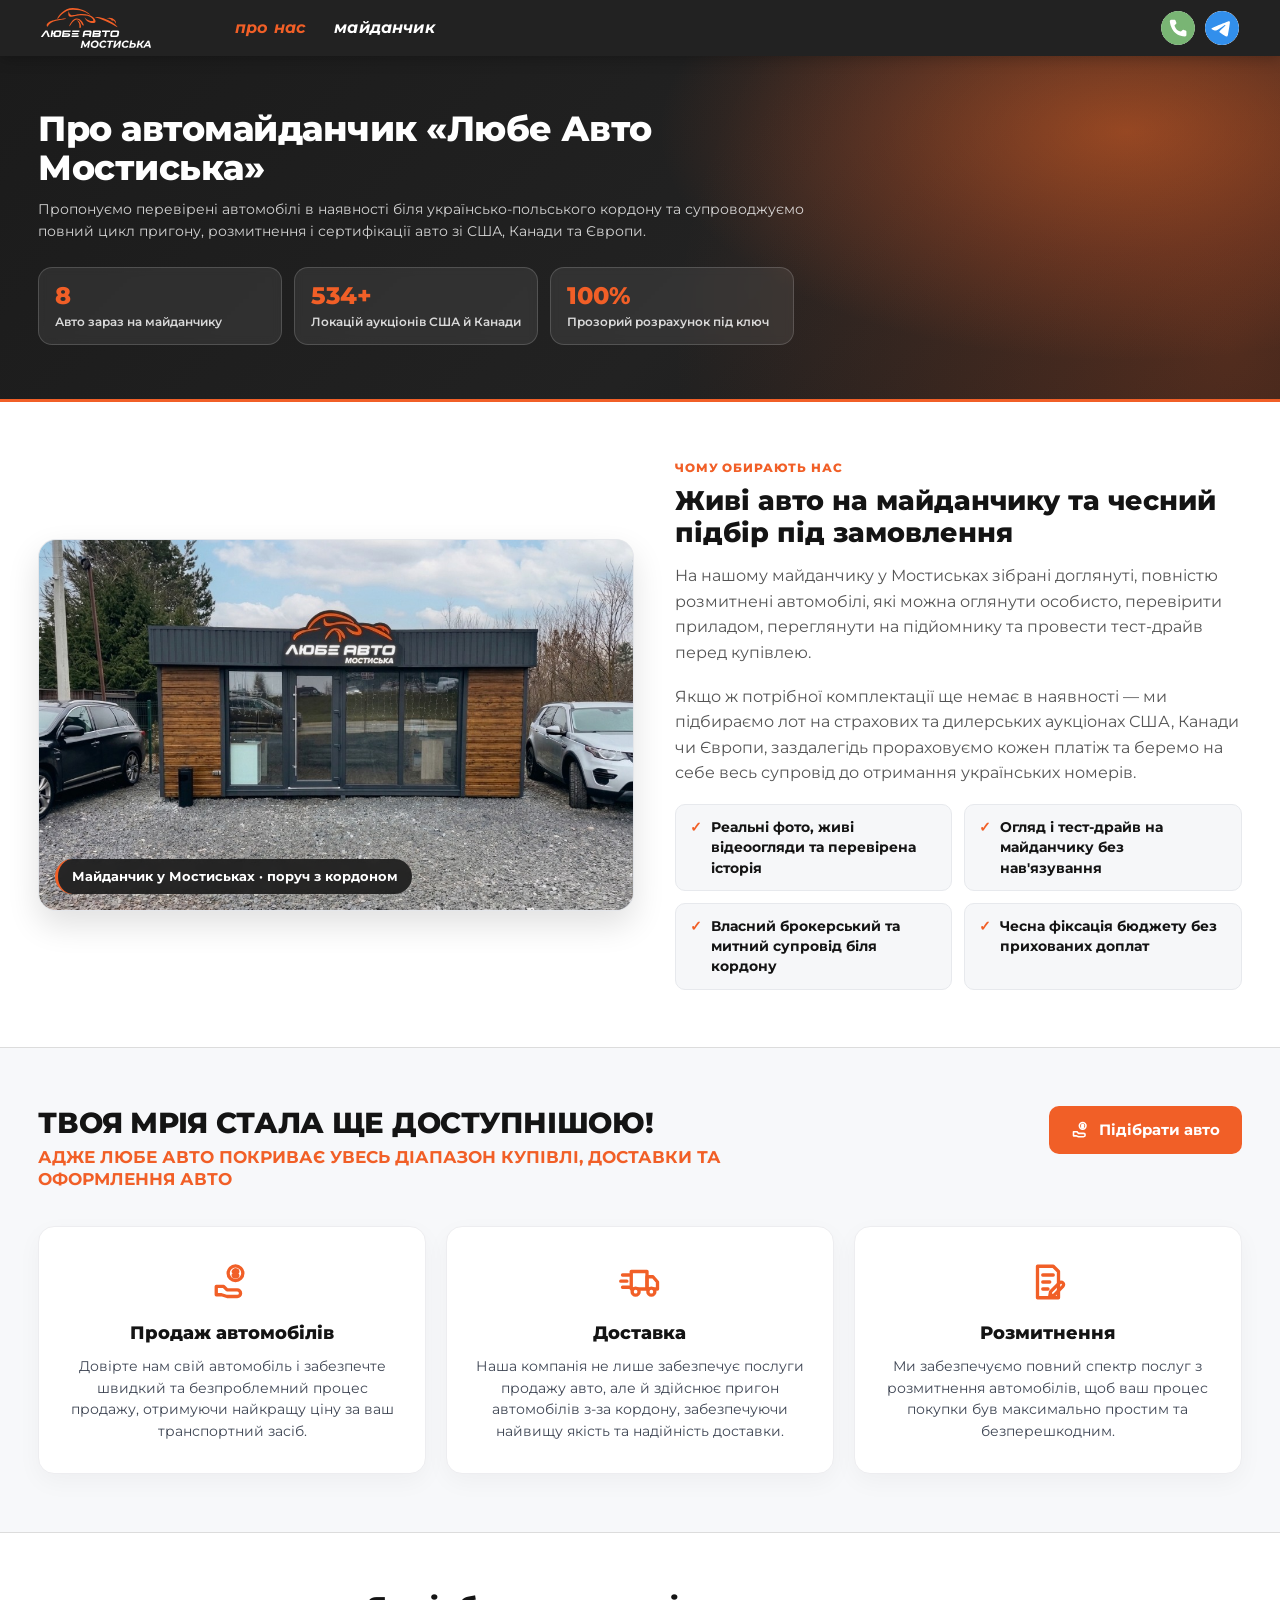
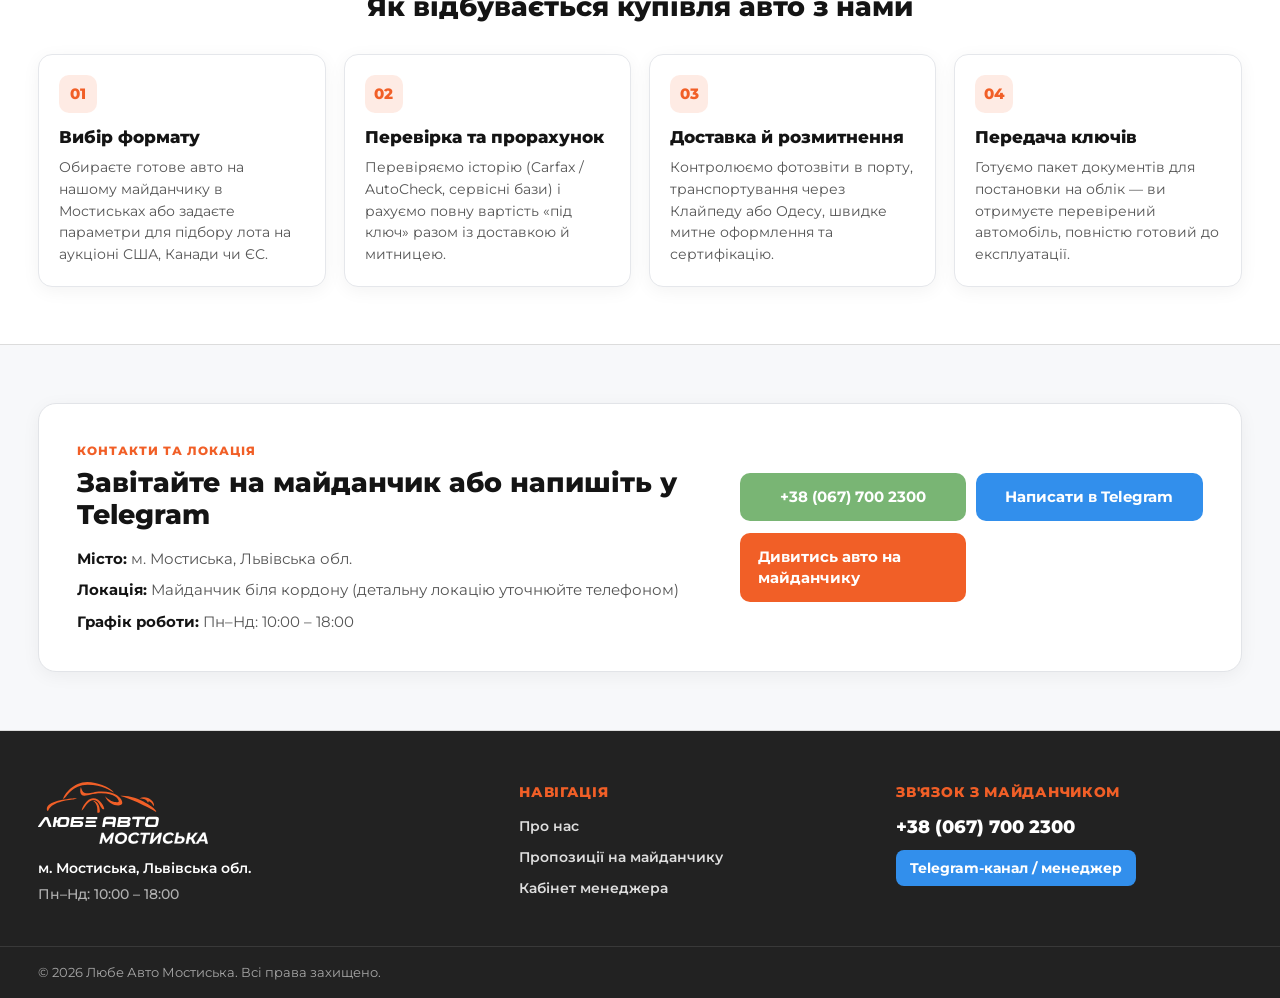
<file: about.html>
<!DOCTYPE html>
<html lang="uk">
<head>
  <meta charset="UTF-8" />
  <meta name="viewport" content="width=device-width, initial-scale=1.0" />
  <title>Любе Авто Мостиська</title>
  <meta
    name="description"
    content="Про автомайданчик Любе Авто Мостиська: продаж перевірених авто в наявності біля кордону та повний супровід доставки і розмитнення авто зі США, Канади та Європи."
  />
  <link rel="canonical" href="https://avovkus.github.io/about.html" />
  <meta property="og:type" content="website" />
  <meta property="og:locale" content="uk_UA" />
  <meta property="og:site_name" content="Любе Авто Мостиська" />
  <meta property="og:url" content="https://avovkus.github.io/about.html" />
  <meta property="og:title" content="Любе Авто Мостиська" />
  <meta
    property="og:description"
    content="Автомайданчик Любе Авто Мостиська біля кордону: перевірені авто з пробігом та повний цикл пригону й розмитнення під ключ."
  />
  <meta property="og:image" content="https://avovkus.github.io/assets/img/hero.jpg" />
  <link rel="icon" href="favicon.ico?v=20261128" sizes="any" />
  <link rel="icon" type="image/svg+xml" href="assets/img/favicon.svg?v=20261128" />
  <link rel="icon" type="image/png" sizes="48x48" href="assets/img/favicon-48.png?v=20261128" />
  <link rel="icon" type="image/png" sizes="96x96" href="assets/img/favicon-96.png?v=20261128" />
  <link rel="icon" type="image/png" sizes="192x192" href="assets/img/favicon-192.png?v=20261128" />
  <link rel="apple-touch-icon" sizes="180x180" href="assets/img/apple-touch-icon.png?v=20261128" />
  <link rel="preconnect" href="https://fonts.googleapis.com" />
  <link rel="preconnect" href="https://fonts.gstatic.com" crossorigin />
  <link
    href="https://fonts.googleapis.com/css2?family=Montserrat:ital,wght@0,400;0,500;0,600;0,700;0,800;1,700;1,800&display=swap"
    rel="stylesheet"
  />
  <link rel="stylesheet" href="css/styles.css?v=20261128c" />
</head>
<body id="top" data-page="about">
  <!-- Шапка сайту -->
  <header class="site-header" id="site-header">
    <div class="header-inner">
      <a href="index.html" class="brand-link" aria-label="Любе Авто Мостиська — на головну сторінку майданчика">
        <img
          src="assets/img/logo.svg"
          alt="Любе Авто Мостиська"
          width="197"
          height="72"
          class="brand-logo"
        />
      </a>

      <nav class="main-nav" aria-label="Головна навігація">
        <a href="about.html" class="nav-link is-active" data-nav="about" aria-current="page">про нас</a>
        <a href="index.html" class="nav-link" data-nav="lot">майданчик</a>
      </nav>

      <div class="header-actions">
        <a
          href="tel:+380677002300"
          class="icon-btn icon-btn--phone"
          id="header-phone-link"
          aria-label="Зателефонувати"
          title="Зателефонувати"
        >
          <img src="assets/img/icon-phone.svg" alt="" width="70" height="70" class="action-icon" />
        </a>

        <a
          href="https://t.me/+380677002300"
          target="_blank"
          rel="noopener noreferrer"
          class="icon-btn icon-btn--telegram"
          id="header-telegram-link"
          aria-label="Написати в Telegram"
          title="Написати в Telegram"
        >
          <img src="assets/img/icon-telegram.svg" alt="" width="70" height="70" class="action-icon" />
        </a>

        <button
          type="button"
          class="burger-btn"
          id="burger-btn"
          aria-expanded="false"
          aria-controls="mobile-menu"
          aria-label="Відкрити меню"
        >
          <span></span>
          <span></span>
          <span></span>
        </button>
      </div>
    </div>

    <!-- Мобільне меню -->
    <div class="mobile-menu" id="mobile-menu" hidden>
      <a href="about.html" class="mobile-menu__link is-active" data-nav="about" aria-current="page">про нас</a>
      <a href="index.html" class="mobile-menu__link" data-nav="lot">майданчик</a>
      <div class="mobile-menu__contacts">
        <a href="tel:+380677002300" id="mobile-phone-link" class="mobile-contact-pill">
          Зателефонувати
        </a>
        <a
          href="https://t.me/+380677002300"
          target="_blank"
          rel="noopener noreferrer"
          id="mobile-telegram-link"
          class="mobile-contact-pill mobile-contact-pill--tg"
        >
          Telegram
        </a>
      </div>
    </div>
  </header>

  <main>
    <!-- Верхній блок сторінки Про нас -->
    <section class="page-hero" aria-labelledby="about-page-title">
      <div class="container">
        <div class="page-hero__inner">
          <div class="page-hero__content">
            <h1 class="page-hero__title" id="about-page-title">
              Про автомайданчик «Любе Авто Мостиська»
            </h1>
            <p class="page-hero__subtitle">
              Пропонуємо перевірені автомобілі в наявності біля українсько-польського кордону та
              супроводжуємо повний цикл пригону, розмитнення і сертифікації авто зі США, Канади та Європи.
            </p>
          </div>

          <div class="page-hero__stats" aria-label="Короткі факти про майданчик">
            <div class="hero-stat-pill">
              <span class="hero-stat-pill__value" id="about-live-cars">7</span>
              <span class="hero-stat-pill__label">Авто зараз на майданчику</span>
            </div>
            <div class="hero-stat-pill">
              <span class="hero-stat-pill__value">534+</span>
              <span class="hero-stat-pill__label">Локацій аукціонів США й Канади</span>
            </div>
            <div class="hero-stat-pill">
              <span class="hero-stat-pill__value">100%</span>
              <span class="hero-stat-pill__label">Прозорий розрахунок під ключ</span>
            </div>
          </div>
        </div>
      </div>
    </section>

    <!-- Історія та переваги -->
    <section class="about-section" aria-labelledby="about-story-title">
      <div class="container about-container">
        <div class="about-story">
          <div class="about-photo-card">
            <img
              src="assets/img/hero.jpg"
              alt="Автомайданчик Любе Авто у місті Мостиська"
              class="about-photo-card__img"
            />
            <span class="about-photo-card__badge">Майданчик у Мостиськах · поруч з кордоном</span>
          </div>

          <div>
            <p class="about-kicker">Чому обирають нас</p>
            <h2 class="about-heading" id="about-story-title">
              Живі авто на майданчику та чесний підбір під замовлення
            </h2>
            <p class="about-lead">
              На нашому майданчику у Мостиськах зібрані доглянуті, повністю розмитнені автомобілі,
              які можна оглянути особисто, перевірити приладом, переглянути на підйомнику та
              провести тест-драйв перед купівлею.
            </p>
            <p class="about-lead">
              Якщо ж потрібної комплектації ще немає в наявності — ми підбираємо лот на страхових
              та дилерських аукціонах США, Канади чи Європи, заздалегідь прораховуємо кожен платіж
              та беремо на себе весь супровід до отримання українських номерів.
            </p>

            <ul class="about-checklist">
              <li>
                <span class="about-checklist__icon" aria-hidden="true">✓</span>
                <span>Реальні фото, живі відеоогляди та перевірена історія</span>
              </li>
              <li>
                <span class="about-checklist__icon" aria-hidden="true">✓</span>
                <span>Огляд і тест-драйв на майданчику без нав'язування</span>
              </li>
              <li>
                <span class="about-checklist__icon" aria-hidden="true">✓</span>
                <span>Власний брокерський та митний супровід біля кордону</span>
              </li>
              <li>
                <span class="about-checklist__icon" aria-hidden="true">✓</span>
                <span>Чесна фіксація бюджету без прихованих доплат</span>
              </li>
            </ul>
          </div>
        </div>
      </div>
    </section>

    <!-- Повний спектр послуг -->
    <section class="about-section about-section--tinted" aria-labelledby="about-services-title">
      <div class="container about-container">
        <div class="about-services-head">
          <div class="about-services__intro">
            <h2 class="about-services__title" id="about-services-title">
              ТВОЯ МРІЯ СТАЛА ЩЕ ДОСТУПНІШОЮ!
            </h2>
            <p class="about-services__subtitle">
              АДЖЕ ЛЮБЕ АВТО ПОКРИВАЄ УВЕСЬ ДІАПАЗОН КУПІВЛІ, ДОСТАВКИ ТА ОФОРМЛЕННЯ АВТО
            </p>
          </div>
          <a
            href="tel:+380677002300"
            id="about-services-phone-btn"
            class="btn btn--primary about-services__cta"
            aria-label="Зателефонувати для підбору авто"
          >
            <svg width="20" height="20" viewBox="0 0 24 24" fill="none" stroke="currentColor" stroke-width="1.9" stroke-linecap="round" stroke-linejoin="round" aria-hidden="true">
              <circle cx="14" cy="7" r="4" />
              <path d="M14 5.4v3.2" />
              <path d="M12.8 6.4c0-.6.5-1 1.2-1s1.2.4 1.2 1-.5.8-1.2 1-1.2.4-1.2 1 .5 1 1.2 1 1.2-.4 1.2-1" />
              <path d="M3 14h4l2 2h6a2 2 0 0 1 0 4H9l-3-1H3z" />
            </svg>
            <span>Підібрати авто</span>
          </a>
        </div>

        <div class="about-services-grid">
          <article class="service-card">
            <div class="service-card__icon" aria-hidden="true">
              <svg width="42" height="42" viewBox="0 0 24 24" fill="none" stroke="currentColor" stroke-width="1.9" stroke-linecap="round" stroke-linejoin="round">
                <circle cx="14" cy="7" r="4.2" />
                <path d="M14 5.1v3.8" />
                <path d="M12.7 6.2c0-.6.6-1.1 1.3-1.1s1.3.4 1.3 1-.6.8-1.3 1-1.3.4-1.3 1 .6 1 1.3 1 1.3-.4 1.3-1" />
                <path d="M3 14.5h4.2l2 2h5.8a1.9 1.9 0 0 1 0 3.8H9.2l-3.2-1H3z" />
              </svg>
            </div>
            <h3 class="service-card__title">Продаж автомобілів</h3>
            <p class="service-card__text">
              Довірте нам свій автомобіль і забезпечте швидкий та безпроблемний процес продажу, отримуючи найкращу ціну за ваш транспортний засіб.
            </p>
          </article>

          <article class="service-card">
            <div class="service-card__icon" aria-hidden="true">
              <svg width="42" height="42" viewBox="0 0 24 24" fill="none" stroke="currentColor" stroke-width="1.9" stroke-linecap="round" stroke-linejoin="round">
                <path d="M2 8h4M1 11.5h3.5M2 15h4" />
                <path d="M7 6h9v10H7z" />
                <path d="M16 9h3.4l2.6 3v4h-6z" />
                <circle cx="9.5" cy="17.5" r="2" fill="#ffffff" />
                <circle cx="18.5" cy="17.5" r="2" fill="#ffffff" />
              </svg>
            </div>
            <h3 class="service-card__title">Доставка</h3>
            <p class="service-card__text">
              Наша компанія не лише забезпечує послуги продажу авто, але й здійснює пригон автомобілів з-за кордону, забезпечуючи найвищу якість та надійність доставки.
            </p>
          </article>

          <article class="service-card">
            <div class="service-card__icon" aria-hidden="true">
              <svg width="42" height="42" viewBox="0 0 24 24" fill="none" stroke="currentColor" stroke-width="1.9" stroke-linecap="round" stroke-linejoin="round">
                <path d="M6 3h9l3 3v15H6z" />
                <path d="M9 8h6M9 12h4M9 16h3" />
                <path d="M15.5 19.5l5-5a1.4 1.4 0 0 0-2-2l-5 5-.5 2.5z" />
              </svg>
            </div>
            <h3 class="service-card__title">Розмитнення</h3>
            <p class="service-card__text">
              Ми забезпечуємо повний спектр послуг з розмитнення автомобілів, щоб ваш процес покупки був максимально простим та безперешкодним.
            </p>
          </article>
        </div>
      </div>
    </section>

    <!-- Як ми працюємо -->
    <section class="about-section" aria-labelledby="about-steps-title">
      <div class="container about-container">
        <h2 class="about-heading about-heading--center" id="about-steps-title">
          Як відбувається купівля авто з нами
        </h2>

        <div class="about-steps-grid">
          <article class="about-step-card">
            <span class="about-step-card__num">01</span>
            <h3 class="about-step-card__title">Вибір формату</h3>
            <p class="about-step-card__text">
              Обираєте готове авто на нашому майданчику в Мостиськах або задаєте параметри для підбору лота на аукціоні США, Канади чи ЄС.
            </p>
          </article>

          <article class="about-step-card">
            <span class="about-step-card__num">02</span>
            <h3 class="about-step-card__title">Перевірка та прорахунок</h3>
            <p class="about-step-card__text">
              Перевіряємо історію (Carfax / AutoCheck, сервісні бази) і рахуємо повну вартість «під ключ» разом із доставкою й митницею.
            </p>
          </article>

          <article class="about-step-card">
            <span class="about-step-card__num">03</span>
            <h3 class="about-step-card__title">Доставка й розмитнення</h3>
            <p class="about-step-card__text">
              Контролюємо фотозвіти в порту, транспортування через Клайпеду або Одесу, швидке митне оформлення та сертифікацію.
            </p>
          </article>

          <article class="about-step-card">
            <span class="about-step-card__num">04</span>
            <h3 class="about-step-card__title">Передача ключів</h3>
            <p class="about-step-card__text">
              Готуємо пакет документів для постановки на облік — ви отримуєте перевірений автомобіль, повністю готовий до експлуатації.
            </p>
          </article>
        </div>
      </div>
    </section>

    <!-- Контакти та графік -->
    <section class="about-section about-section--tinted" aria-labelledby="about-visit-title">
      <div class="container about-container">
        <div class="about-visit-card">
          <div>
            <p class="about-kicker">Контакти та локація</p>
            <h2 class="about-heading" id="about-visit-title">Завітайте на майданчик або напишіть у Telegram</h2>
            <ul class="about-visit-list">
              <li>
                <strong>Місто:</strong>
                <span id="about-city">м. Мостиська, Львівська обл.</span>
              </li>
              <li>
                <strong>Локація:</strong>
                <span id="about-address-note">Майданчик біля кордону (детальну локацію уточнюйте телефоном)</span>
              </li>
              <li>
                <strong>Графік роботи:</strong>
                <span id="about-work-hours">Пн–Нд: 10:00 – 18:00</span>
              </li>
            </ul>
          </div>

          <div class="about-visit-actions">
            <div class="about-visit-actions__row">
              <a href="tel:+380677002300" id="about-phone-link" class="btn btn--green">
                +38 (067) 700 2300
              </a>
              <a
                href="https://t.me/+380677002300"
                target="_blank"
                rel="noopener noreferrer"
                id="about-tg-link"
                class="btn btn--telegram"
              >
                Написати в Telegram
              </a>
            </div>
            <div class="about-visit-actions__row">
              <a href="index.html" class="btn btn--primary">Дивитись авто на майданчику</a>
            </div>
          </div>
        </div>
      </div>
    </section>
  </main>

  <!-- Футер -->
  <footer class="site-footer">
    <div class="container footer-inner">
      <div class="footer-col">
        <img
          src="assets/img/logo.svg"
          alt="Любе Авто Мостиська"
          width="197"
          height="72"
          class="footer-logo"
        />
        <p class="footer-text" id="footer-city">м. Мостиська, Львівська обл.</p>
        <p class="footer-text footer-text--muted" id="footer-hours">Пн–Нд: 10:00 – 18:00</p>
      </div>

      <div class="footer-col">
        <h3 class="footer-title">Навігація</h3>
        <ul class="footer-links">
          <li><a href="about.html">Про нас</a></li>
          <li><a href="index.html">Пропозиції на майданчику</a></li>
          <li><a href="admin.html">Кабінет менеджера</a></li>
        </ul>
      </div>

      <div class="footer-col">
        <h3 class="footer-title">Зв'язок з майданчиком</h3>
        <div class="footer-contacts">
          <a href="tel:+380677002300" id="footer-phone-link" class="footer-phone">+38 (067) 700 2300</a>
          <a
            href="https://t.me/+380677002300"
            target="_blank"
            rel="noopener noreferrer"
            id="footer-tg-link"
            class="footer-tg"
          >
            Telegram-канал / менеджер
          </a>
        </div>
      </div>
    </div>
    <div class="footer-bottom">
      <div class="container">
        <span>© <span id="current-year">2026</span> Любе Авто Мостиська. Всі права захищено.</span>
      </div>
    </div>
  </footer>

  <!-- Спливаюче сповіщення -->
  <div class="toast" id="toast" role="status" aria-live="polite" hidden></div>

  <script defer src="js/data.js?v=20261124"></script>
  <script defer src="js/store.js?v=20261126"></script>
  <script defer src="js/app.js?v=20261128c"></script>
</body>
</html>
</file>
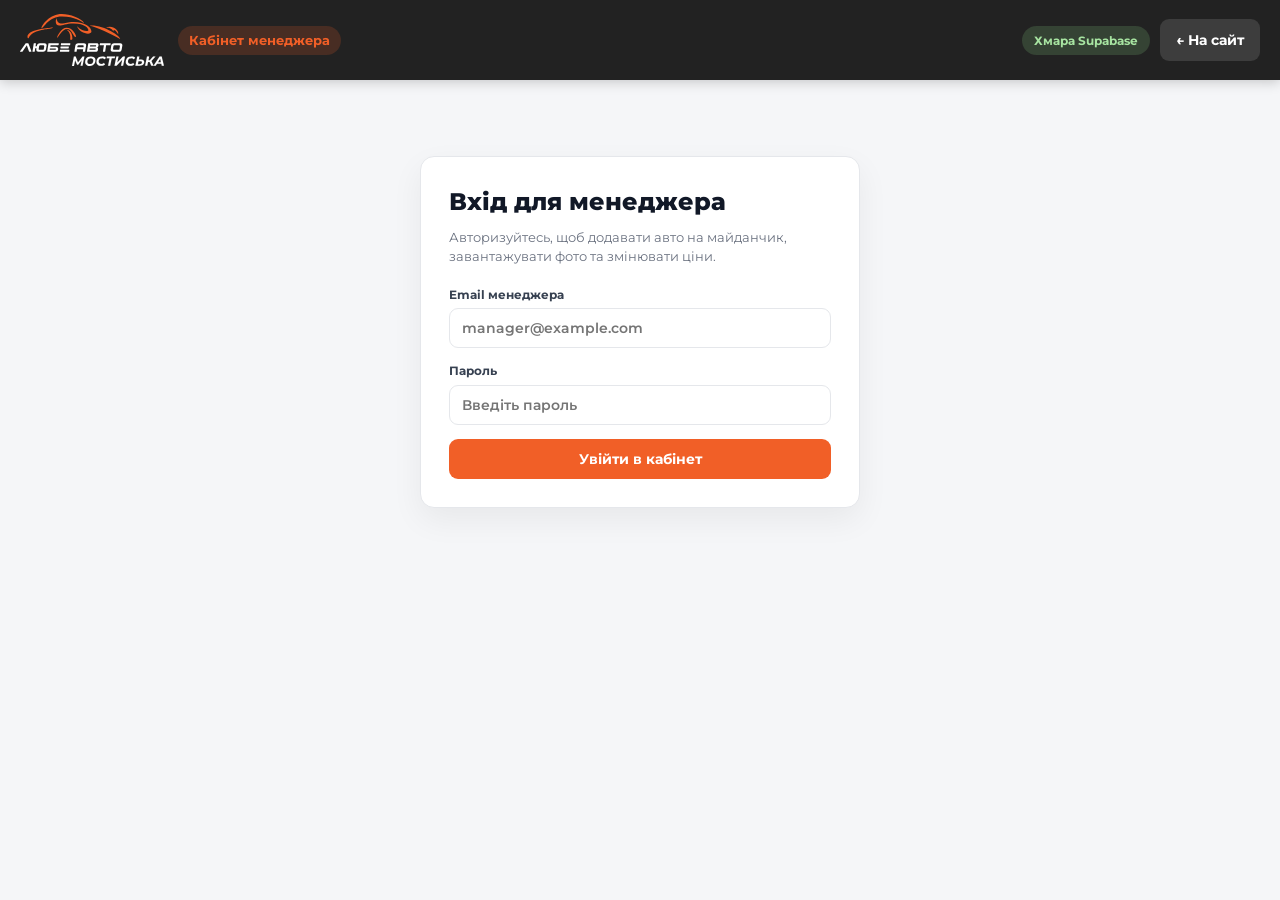
<file: admin.html>
<!DOCTYPE html>
<html lang="uk">
<head>
  <meta charset="UTF-8" />
  <meta name="viewport" content="width=device-width, initial-scale=1.0" />
  <meta name="robots" content="noindex, nofollow" />
  <title>Кабінет менеджера — Любе Авто Мостиська</title>
  <link rel="icon" href="favicon.ico?v=20261128" sizes="any" />
  <link rel="icon" type="image/svg+xml" href="assets/img/favicon.svg?v=20261128" />
  <link rel="icon" type="image/png" sizes="48x48" href="assets/img/favicon-48.png?v=20261128" />
  <link rel="icon" type="image/png" sizes="96x96" href="assets/img/favicon-96.png?v=20261128" />
  <link rel="icon" type="image/png" sizes="192x192" href="assets/img/favicon-192.png?v=20261128" />
  <link rel="apple-touch-icon" sizes="180x180" href="assets/img/apple-touch-icon.png?v=20261128" />
  <link rel="preconnect" href="https://fonts.googleapis.com" />
  <link rel="preconnect" href="https://fonts.gstatic.com" crossorigin />
  <link
    href="https://fonts.googleapis.com/css2?family=Montserrat:ital,wght@0,400;0,500;0,600;0,700;0,800;1,700&display=swap"
    rel="stylesheet"
  />
  <link rel="stylesheet" href="css/admin.css?v=20261128-3" />
</head>
<body>
  <header class="admin-header">
    <div class="admin-container admin-header__inner">
      <a href="index.html" class="admin-brand" aria-label="Повернутися на сайт">
        <img src="assets/img/logo.svg" alt="Любе Авто Мостиська" width="160" height="58" class="admin-brand__logo" />
        <span class="admin-brand__tag">Кабінет менеджера</span>
      </a>

      <div class="admin-header__actions">
        <span class="mode-pill" id="mode-pill">Локальний режим</span>
        <a href="index.html" class="btn btn--ghost">← На сайт</a>
        <button type="button" class="btn btn--danger-outline" id="logout-btn" hidden>Вийти</button>
      </div>
    </div>
  </header>

  <main class="admin-main">
    <div class="admin-container">
      <!-- Екран входу -->
      <section class="login-card" id="login-view">
        <h1 class="login-card__title">Вхід для менеджера</h1>
        <p class="login-card__desc" id="login-mode-desc">
          Авторизуйтесь, щоб додавати авто на майданчик, завантажувати фото та змінювати ціни.
        </p>

        <form id="login-form" class="admin-form">
          <div class="field" id="login-email-wrap" hidden>
            <label for="login-email" class="field__label">Email менеджера</label>
            <input type="email" id="login-email" class="field__input" placeholder="manager@example.com" autocomplete="username" />
          </div>

          <div class="field">
            <label for="login-password" class="field__label">Пароль</label>
            <input type="password" id="login-password" class="field__input" placeholder="Введіть пароль" autocomplete="current-password" required />
          </div>

          <p class="login-hint" id="login-local-hint">
            Для локального тесту пароль за замовчуванням: <strong>lubeavto2026</strong> (його можна змінити у вкладці «Контакти та курси»).
          </p>

          <p class="form-error" id="login-error" hidden></p>

          <button type="submit" class="btn btn--primary btn--full" id="login-submit-btn">Увійти в кабінет</button>
        </form>
      </section>

      <!-- Панель керування -->
      <section class="dashboard" id="dashboard-view" hidden>
        <div class="admin-tabs" role="tablist">
          <button type="button" class="admin-tab is-active" data-tab="cars" role="tab" aria-selected="true">
            Авто на майданчику (<span id="tab-cars-count">0</span>)
          </button>
          <button type="button" class="admin-tab" data-tab="settings" role="tab" aria-selected="false">
            Контакти та курси
          </button>
          <button type="button" class="admin-tab" data-tab="deploy" role="tab" aria-selected="false">
            GitHub Pages та Хмара
          </button>
        </div>

        <!-- Вкладка 1: Керування авто -->
        <div class="tab-panel" id="panel-cars">
          <div class="cars-workspace">
            <!-- Ліва колонка: форма додавання / редагування -->
            <form class="panel-card car-form" id="car-form">
              <div class="panel-card__head">
                <h2 class="panel-card__title" id="car-form-title">Додати нове авто</h2>
                <button type="button" class="text-btn" id="car-form-cancel" hidden>Скасувати редагування</button>
              </div>

              <input type="hidden" id="car-id" value="" />

              <!-- Швидке автозаповнення за посиланням AUTO.RIA або VIN -->
              <div class="import-box" id="car-import-box">
                <div class="import-box__head">
                  <label for="car-import-input" class="field__label">Автозаповнення з AUTO.RIA або за VIN</label>
                  <span class="import-box__badge">AUTO.RIA / VIN</span>
                </div>
                <div class="import-box__row">
                  <input
                    type="text"
                    id="car-import-input"
                    class="field__input"
                    placeholder="Посилання auto.ria.com/... або 17-значний VIN"
                    autocomplete="off"
                  />
                  <button type="button" class="btn btn--outline btn--sm" id="car-import-btn">
                    Підтягнути авто
                  </button>
                </div>
                <p class="import-box__hint" id="car-import-hint">
                  Підтягує марку, модель, рік, пробіг, ціну, характеристики, опис та фото.
                </p>
              </div>

              <div class="form-grid-2">
                <div class="field">
                  <label for="brand-trigger" class="field__label">Марка *</label>
                  <div class="admin-combobox" id="brand-combobox">
                    <button
                      type="button"
                      class="admin-combo-trigger is-placeholder"
                      id="brand-trigger"
                      aria-haspopup="listbox"
                      aria-expanded="false"
                    >
                      <span class="admin-combo-trigger__text" id="brand-trigger-text">Оберіть марку</span>
                      <svg class="admin-combo-trigger__arrow" width="12" height="12" viewBox="0 0 12 12" fill="none" aria-hidden="true">
                        <path d="M8.5 2L3.5 6L8.5 10V2Z" fill="#f15f27" />
                      </svg>
                    </button>
                    <input type="hidden" id="car-brand" value="" />

                    <div class="admin-combo-popover" id="brand-popover" hidden>
                      <div class="admin-combo-search-wrap">
                        <input
                          type="search"
                          id="brand-search"
                          class="admin-combo-search"
                          placeholder="Знайти марку..."
                          autocomplete="off"
                          aria-label="Пошук або додавання марки авто"
                        />
                      </div>
                      <ul class="admin-combo-list" id="brand-list" role="listbox" aria-label="Список марок авто"></ul>
                      <div class="admin-combo-add-row" id="brand-add-row" hidden>
                        <button type="button" class="admin-combo-add-btn" id="brand-add-btn"></button>
                      </div>
                    </div>
                  </div>
                </div>

                <div class="field">
                  <label for="model-trigger" class="field__label">Модель *</label>
                  <div class="admin-combobox" id="model-combobox">
                    <button
                      type="button"
                      class="admin-combo-trigger is-placeholder is-disabled"
                      id="model-trigger"
                      aria-haspopup="listbox"
                      aria-expanded="false"
                      disabled
                    >
                      <span class="admin-combo-trigger__text" id="model-trigger-text">Спочатку оберіть марку</span>
                      <svg class="admin-combo-trigger__arrow" width="12" height="12" viewBox="0 0 12 12" fill="none" aria-hidden="true">
                        <path d="M8.5 2L3.5 6L8.5 10V2Z" fill="#f15f27" />
                      </svg>
                    </button>
                    <input type="hidden" id="car-model" value="" />

                    <div class="admin-combo-popover" id="model-popover" hidden>
                      <div class="admin-combo-search-wrap">
                        <input
                          type="search"
                          id="model-search"
                          class="admin-combo-search"
                          placeholder="Знайти модель..."
                          autocomplete="off"
                          aria-label="Пошук або додавання моделі авто"
                        />
                      </div>
                      <ul class="admin-combo-list" id="model-list" role="listbox" aria-label="Список моделей авто"></ul>
                      <div class="admin-combo-add-row" id="model-add-row" hidden>
                        <button type="button" class="admin-combo-add-btn" id="model-add-btn"></button>
                      </div>
                    </div>
                  </div>
                </div>
              </div>

              <div class="field">
                <label for="car-title" class="field__label">Заголовок картки</label>
                <input type="text" id="car-title" class="field__input" placeholder="Автоматично: Марка Модель" />
              </div>

              <div class="form-grid-2">
                <div class="field">
                  <label for="car-year" class="field__label">Рік *</label>
                  <input type="number" id="car-year" class="field__input" min="1990" max="2027" value="2018" required />
                </div>
                <div class="field">
                  <label for="car-mileage" class="field__label">Пробіг (тис. км) *</label>
                  <input type="number" id="car-mileage" class="field__input" min="0" max="999" value="150" required />
                </div>
              </div>

              <div class="form-grid-2">
                <div class="field">
                  <label for="car-price" class="field__label">Ціна ($) *</label>
                  <input type="number" id="car-price" class="field__input" min="0" step="1" placeholder="14500" required />
                </div>
                <div class="field">
                  <label for="car-old-price" class="field__label">Стара ціна ($)</label>
                  <input type="number" id="car-old-price" class="field__input" min="0" step="1" placeholder="Авто при зниженні" />
                </div>
              </div>
              <p class="discount-preview" id="car-discount-preview" hidden></p>

              <div class="form-grid-2">
                <div class="field">
                  <label for="car-fuel" class="field__label">Паливо</label>
                  <select id="car-fuel" class="field__input">
                    <option value="Дизель">Дизель</option>
                    <option value="Бензин">Бензин</option>
                    <option value="Гібрид">Гібрид</option>
                    <option value="Електро">Електро</option>
                  </select>
                </div>
                <div class="field">
                  <label for="car-status" class="field__label">Статус</label>
                  <select id="car-status" class="field__input">
                    <option value="В наявності">В наявності</option>
                    <option value="В дорозі">В дорозі</option>
                    <option value="Бронь">Бронь</option>
                    <option value="Продано">Продано</option>
                  </select>
                </div>
              </div>

              <div class="form-grid-2">
                <div class="field">
                  <label for="car-engine-label" class="field__label">Двигун</label>
                  <input type="text" id="car-engine-label" class="field__input" placeholder="Напр. 2.0 TDI" />
                </div>
                <div class="field">
                  <label for="car-vehicle-type" class="field__label">Тип кузова (кальк.)</label>
                  <select id="car-vehicle-type" class="field__input">
                    <option value="passenger">Легковий</option>
                    <option value="crossover">Кросовер</option>
                    <option value="suv">Позашляховик</option>
                    <option value="van">Бус / Пікап</option>
                    <option value="moto">Мотоцикл</option>
                  </select>
                </div>
              </div>

              <div class="form-grid-2">
                <div class="field">
                  <label for="car-transmission" class="field__label">Коробка передач</label>
                  <input type="text" id="car-transmission" class="field__input" placeholder="Автомат / Механіка" />
                </div>
                <div class="field">
                  <label for="car-drive" class="field__label">Привід</label>
                  <input type="text" id="car-drive" class="field__input" placeholder="Передній / Повний" />
                </div>
              </div>

              <div class="form-grid-2">
                <div class="field">
                  <label for="car-body-type" class="field__label">Кузов</label>
                  <input type="text" id="car-body-type" class="field__input" placeholder="Седан / Кросовер / Універсал" />
                </div>
                <div class="field">
                  <label for="car-color" class="field__label">Колір</label>
                  <input type="text" id="car-color" class="field__input" placeholder="Сірий / Білий / Чорний" />
                </div>
              </div>

              <div class="field">
                <label for="car-desc" class="field__label">Опис автомобіля</label>
                <textarea id="car-desc" class="field__textarea" rows="3" placeholder="Стан, комплектація, історія обслуговування..."></textarea>
              </div>

              <!-- Блок фото та відео -->
              <div class="photo-uploader">
                <div class="photo-uploader__head">
                  <span class="field__label">Фото та відео авто (можна декілька)</span>
                  <label class="upload-pill">
                    <input type="file" id="car-photos-input" accept="image/*,video/*" multiple hidden />
                    + Завантажити фото / відео
                  </label>
                </div>

                <div class="photo-url-row">
                  <input type="text" id="car-photo-url" class="field__input" placeholder="Або вставте посилання (фото, MP4 або YouTube)" />
                  <button type="button" class="btn btn--outline btn--sm" id="add-photo-url-btn">Додати</button>
                </div>

                <p class="photo-hint">Порядок визначає послідовність у галереї: перетягуйте мишкою або пересувайте кнопками <strong>◀ ▶</strong>.</p>
                <div class="photo-grid" id="car-photos-preview"></div>
              </div>

              <button type="submit" class="btn btn--primary btn--full" id="car-submit-btn">
                Зберегти авто на майданчик
              </button>
            </form>

            <!-- Права колонка: список авто -->
            <div class="panel-card">
              <div class="panel-card__head">
                <h2 class="panel-card__title">Список пропозицій</h2>
                <input
                  type="search"
                  id="admin-cars-search"
                  class="search-compact"
                  placeholder="Пошук авто..."
                  aria-label="Пошук серед доданих авто"
                />
              </div>

              <div class="admin-cars-list" id="admin-cars-list"></div>
            </div>
          </div>
        </div>

        <!-- Вкладка 2: Контакти та курси -->
        <div class="tab-panel" id="panel-settings" hidden>
          <form class="panel-card settings-card" id="settings-form">
            <h2 class="panel-card__title">Контакти майданчика та курси валют</h2>

            <div class="form-grid-2">
              <div class="field">
                <label for="set-phone-display" class="field__label">Телефон (відображення)</label>
                <input type="text" id="set-phone-display" class="field__input" placeholder="+38 (067) 700 2300" />
              </div>
              <div class="field">
                <label for="set-phone-href" class="field__label">Телефон (для дзвінка tel:)</label>
                <input type="text" id="set-phone-href" class="field__input" placeholder="tel:+380677002300" />
              </div>
            </div>

            <div class="form-grid-2">
              <div class="field">
                <label for="set-telegram-url" class="field__label">Посилання на Telegram</label>
                <input type="url" id="set-telegram-url" class="field__input" placeholder="https://t.me/+380677002300" />
              </div>
              <div class="field">
                <label for="set-work-hours" class="field__label">Графік роботи</label>
                <input type="text" id="set-work-hours" class="field__input" placeholder="Пн–Нд: 10:00 – 18:00" />
              </div>
            </div>

            <div class="field">
              <label for="set-city" class="field__label">Місто / адреса</label>
              <input type="text" id="set-city" class="field__input" placeholder="м. Мостиська, Львівська обл." />
            </div>

            <div class="form-grid-2">
              <div class="field">
                <label for="set-rate-usd" class="field__label">Курс USD → UAH (₴)</label>
                <input type="number" id="set-rate-usd" step="0.01" min="10" class="field__input" />
              </div>
              <div class="field">
                <label for="set-rate-eur" class="field__label">Крос-курс EUR → USD ($)</label>
                <input type="number" id="set-rate-eur" step="0.00001" min="0.5" class="field__input" />
              </div>
            </div>

            <div class="rates-sync-box">
              <div class="rates-sync-box__info">
                <label class="rates-sync-toggle">
                  <input type="checkbox" id="set-rates-auto-sync" checked />
                  <span>Автоматично оновлювати курси з НБУ щодня (о 09:00 та 16:00)</span>
                </label>
                <p class="rates-sync-status" id="rates-sync-status">
                  Джерело: НБУ (щоденна синхронізація в Supabase)
                </p>
              </div>
              <button type="button" class="btn btn--outline btn--sm" id="sync-nbu-rates-btn" hidden>
                Оновити курс з НБУ зараз
              </button>
            </div>

            <div class="field" id="local-pass-setting">
              <label for="set-local-password" class="field__label">Новий локальний пароль менеджера (залиште порожнім, щоб не змінювати)</label>
              <input type="password" id="set-local-password" class="field__input" placeholder="Мінімум 4 символи" />
            </div>

            <button type="submit" class="btn btn--primary">Зберегти налаштування</button>
          </form>
        </div>

        <!-- Вкладка 3: Експорт для GitHub Pages та Хмара -->
        <div class="tab-panel" id="panel-deploy" hidden>
          <div class="deploy-grid">
            <div class="panel-card">
              <h2 class="panel-card__title">Публікація змін на GitHub Pages</h2>
              <p class="panel-desc">
                Якщо ви користуєтеся сайтом на GitHub Pages <strong>без підключеної хмарної бази</strong>, додані тут авто зберігаються лише у вашому браузері. Щоб їх побачили всі клієнти:
              </p>
              <ol class="deploy-steps">
                <li>Додайте потрібні авто та фото на вкладці «Авто на майданчику».</li>
                <li>Натисніть кнопку нижче, щоб завантажити оновлений файл <code>data.js</code>.</li>
                <li>Замініть файл <code>js/data.js</code> у вашому GitHub-репозиторії (через Git або інтерфейс GitHub).</li>
              </ol>
              <div class="deploy-actions">
                <button type="button" class="btn btn--primary" id="export-data-js-btn">
                  Завантажити оновлений js/data.js
                </button>
                <button type="button" class="btn btn--danger-outline" id="reset-local-btn">
                  Скинути локальні зміни до стандартних
                </button>
              </div>
            </div>

            <div class="panel-card">
              <h2 class="panel-card__title">Підключення безкоштовної хмари (Supabase)</h2>
              <p class="panel-desc" id="cloud-status-text">
                Наразі хмара не підключена. Коли створите безкоштовний проєкт у Supabase, менеджер зможе додавати авто прямо з телефону без оновлення файлів у GitHub.
              </p>
              <ol class="deploy-steps">
                <li>Створіть безкоштовний проєкт на <strong>supabase.com</strong>.</li>
                <li>Виконайте в <em>SQL Editor</em> скрипт із файлу <code>supabase-setup.sql</code> та додайте email менеджера в таблицю <code>private.admin_users</code>.</li>
                <li>У розділі <em>Authentication → Providers → Email</em> вимкніть публічну реєстрацію та створіть користувача менеджера у <em>Users</em>.</li>
                <li>Впишіть <code>url</code> та <code>anonKey</code> у секцію <code>supabase</code> файлу <code>js/data.js</code>.</li>
              </ol>
              <div class="deploy-actions">
                <button type="button" class="btn btn--primary" id="sync-cloud-btn" hidden>
                  Перенести локальні авто в Supabase
                </button>
                <button type="button" class="btn btn--outline" id="cleanup-storage-btn" hidden>
                  Очистити зайві файли в Storage
                </button>
              </div>
            </div>
          </div>
        </div>
      </section>
    </div>
  </main>

  <div class="toast" id="admin-toast" role="status" aria-live="polite" hidden></div>

  <script defer src="js/data.js?v=20261124"></script>
  <script defer src="js/vehicles.js?v=20261128"></script>
  <script defer src="js/store.js?v=20261128-2"></script>
  <script defer src="js/admin.js?v=20261128-3"></script>
</body>
</html>
</file>
<file: css/styles.css>
:root {
  --bg-page: #ffffff;
  --bg-surface: #f6f6f6;
  --bg-dark: #222222;
  --bg-dark-elevated: #2c2c2c;
  --bg-filter-slot: #e4e4e4;

  --brand-orange: #f15f27;
  --brand-orange-hover: #d94d18;
  --price-red: #c82929;
  --accent-green: #79b574;
  --accent-telegram: #328fec;

  --text-primary: #141414;
  --text-secondary: #555555;
  --text-inverse: #ffffff;

  --border-card: #9f9f9f;
  --border-subtle: #dcdcdc;
  --border-rule: #000000;

  --radius-card: 14px;
  --radius-panel: 18px;
  --radius-control: 10px;

  --container-max: 1810px;
  --container-gutter: clamp(16px, 3vw, 55px);

  --shadow-card: 0 4px 18px rgba(0, 0, 0, 0.05);
  --shadow-card-hover: 0 14px 32px rgba(0, 0, 0, 0.12);
  --shadow-modal: 0 24px 60px rgba(0, 0, 0, 0.35);

  --font-main: "Montserrat", -apple-system, BlinkMacSystemFont, "Segoe UI", Roboto, sans-serif;
}

*,
*::before,
*::after {
  box-sizing: border-box;
}

html {
  scroll-behavior: smooth;
  scroll-padding-top: 84px;
  max-width: 100%;
  overflow-x: clip;
}

html.is-modal-open,
body.is-modal-open {
  overflow: hidden;
}

body {
  margin: 0;
  min-height: 100vh;
  max-width: 100%;
  overflow-x: clip;
  display: flex;
  flex-direction: column;
  font-family: var(--font-main);
  color: var(--text-primary);
  background-color: var(--bg-page);
  line-height: 1.45;
  -webkit-font-smoothing: antialiased;
}

main {
  flex: 1 0 auto;
}

img {
  display: block;
  max-width: 100%;
}

button,
input,
select {
  font-family: inherit;
}

a {
  color: inherit;
}

.container {
  width: 100%;
  max-width: calc(var(--container-max) + var(--container-gutter) * 2);
  margin: 0 auto;
  padding-left: var(--container-gutter);
  padding-right: var(--container-gutter);
}

/* ========================
   Header
   ======================== */
.site-header {
  position: sticky;
  top: 0;
  z-index: 100;
  background-color: var(--bg-dark);
  box-shadow: 0 2px 14px rgba(0, 0, 0, 0.25);
}

.header-inner {
  width: 100%;
  max-width: 1920px;
  margin: 0 auto;
  height: clamp(56px, 4.2vw, 74px);
  padding: 0 clamp(16px, 3.2vw, 56px);
  display: flex;
  align-items: center;
  justify-content: space-between;
  gap: 20px;
}

.brand-link {
  display: inline-flex;
  align-items: center;
  flex-shrink: 0;
  text-decoration: none;
}

.brand-logo {
  width: clamp(110px, 7.6vw, 142px);
  height: auto;
}

.main-nav {
  display: flex;
  align-items: center;
  gap: clamp(20px, 2.2vw, 40px);
  margin-right: auto;
  margin-left: clamp(20px, 5vw, 96px);
}

.nav-link {
  text-decoration: none;
  color: var(--text-inverse);
  font-size: clamp(16px, 1.15vw, 21px);
  font-weight: 700;
  font-style: italic;
  letter-spacing: 0.01em;
  transition: color 0.2s ease, opacity 0.2s ease;
  white-space: nowrap;
}

.nav-link:hover,
.nav-link:focus-visible {
  color: var(--brand-orange);
}

.nav-link.is-active {
  color: var(--brand-orange);
}

.header-actions {
  display: flex;
  align-items: center;
  gap: clamp(8px, 0.8vw, 14px);
  flex-shrink: 0;
}

.icon-btn {
  display: inline-flex;
  align-items: center;
  justify-content: center;
  border-radius: 50%;
  text-decoration: none;
  transition: transform 0.2s ease, box-shadow 0.2s ease;
  overflow: hidden;
  flex-shrink: 0;
}

.icon-btn--telegram {
  background-color: #ffffff;
}

.icon-btn:hover,
.icon-btn:focus-visible {
  transform: translateY(-2px) scale(1.04);
  box-shadow: 0 6px 16px rgba(0, 0, 0, 0.35);
}

.action-icon {
  width: clamp(34px, 2.4vw, 44px);
  height: auto;
}

.burger-btn {
  display: none;
  flex-direction: column;
  justify-content: center;
  gap: 5px;
  width: 36px;
  height: 36px;
  padding: 7px;
  background: rgba(255, 255, 255, 0.08);
  border: 1px solid rgba(255, 255, 255, 0.16);
  border-radius: 8px;
  cursor: pointer;
}

.burger-btn span {
  display: block;
  height: 2px;
  width: 100%;
  background-color: #ffffff;
  border-radius: 2px;
  transition: transform 0.2s ease, opacity 0.2s ease;
}

.mobile-menu {
  padding: 14px 20px 20px;
  border-top: 1px solid rgba(255, 255, 255, 0.1);
  background-color: var(--bg-dark);
  display: flex;
  flex-direction: column;
  gap: 12px;
}

.mobile-menu[hidden] {
  display: none;
}

.mobile-menu__link {
  text-decoration: none;
  color: #ffffff;
  font-size: 20px;
  font-weight: 700;
  font-style: italic;
  padding: 6px 0;
}

.mobile-menu__link.is-active {
  color: var(--brand-orange);
}

.mobile-menu__contacts {
  display: flex;
  gap: 10px;
  padding-top: 6px;
}

.mobile-contact-pill {
  flex: 1;
  text-align: center;
  text-decoration: none;
  font-size: 14px;
  font-weight: 700;
  color: #ffffff;
  background-color: var(--accent-green);
  padding: 10px 12px;
  border-radius: 8px;
}

.mobile-contact-pill--tg {
  background-color: var(--accent-telegram);
}

/* ========================
   Showcase Section (Майданчик)
   ======================== */
.lot-section {
  padding: clamp(24px, 3vw, 44px) 0 clamp(48px, 6vw, 96px);
  background-color: var(--bg-page);
}

.filter-bar-wrap {
  max-width: 1460px;
  margin: 0 auto clamp(24px, 2.2vw, 34px);
}

.filter-shell {
  background-color: #ffffff;
  border: 1px solid #e7e7e7;
  border-radius: 16px;
  padding: clamp(14px, 1.5vw, 20px);
  box-shadow: 0 8px 30px rgba(0, 0, 0, 0.04);
}

.filter-bar {
  display: grid;
  grid-template-columns: 0.9fr 0.85fr 1.15fr 1.25fr 0.95fr;
  gap: 12px;
  align-items: stretch;
}

.filter-slot {
  position: relative;
  display: flex;
  flex-direction: column;
  justify-content: center;
  background-color: #f3f4f6;
  border: 1px solid transparent;
  border-radius: 8px;
  padding: 8px 12px 10px;
  min-height: 62px;
  transition: background-color 0.2s ease, border-color 0.2s ease, box-shadow 0.2s ease;
  cursor: pointer;
}

.filter-slot:hover {
  background-color: #eceef1;
}

.filter-slot:focus-within,
.filter-slot.is-filtered,
.filter-slot.is-dropdown-open {
  background-color: #ffffff;
  border-color: #fb6720;
  box-shadow: 0 4px 14px rgba(251, 103, 32, 0.1);
}

.filter-slot--range {
  cursor: default;
}

.filter-slot__label {
  display: block;
  font-size: 10px;
  font-weight: 700;
  text-transform: uppercase;
  letter-spacing: 0.05em;
  color: #6b7280;
  margin-bottom: 3px;
}

.filter-slot--range .filter-slot__label {
  margin-bottom: 0;
}

.filter-slot__control {
  width: 100%;
  border: none;
  background: transparent;
  color: #111827;
  font-size: 13px;
  font-weight: 700;
  padding: 2px 0;
  cursor: pointer;
  outline: none;
}

.filter-range__head {
  display: flex;
  align-items: center;
  justify-content: space-between;
  gap: 8px;
  margin-bottom: 8px;
}

.filter-range__value {
  font-size: 12px;
  font-weight: 800;
  color: #111827;
  white-space: nowrap;
}

.filter-slot--range.is-filtered .filter-range__value {
  color: #fb6720;
}

.dual-range {
  position: relative;
  height: 20px;
  display: flex;
  align-items: center;
}

.dual-range__track {
  position: relative;
  width: 100%;
  height: 6px;
  border-radius: 999px;
  background-color: #dcdcdc;
  overflow: hidden;
}

.dual-range__fill {
  position: absolute;
  top: 0;
  bottom: 0;
  left: 0;
  width: 100%;
  border-radius: 999px;
  background-color: #fb6720;
}

.dual-range__input {
  position: absolute;
  left: 0;
  top: 0;
  width: 100%;
  height: 20px;
  margin: 0;
  padding: 0;
  background: transparent;
  pointer-events: none;
  -webkit-appearance: none;
  appearance: none;
}

.dual-range__input:focus {
  outline: none;
}

.dual-range__input::-webkit-slider-runnable-track {
  height: 6px;
  background: transparent;
}

.dual-range__input::-webkit-slider-thumb {
  -webkit-appearance: none;
  appearance: none;
  width: 16px;
  height: 16px;
  margin-top: -5px;
  border-radius: 50%;
  background-color: #fb6720;
  border: none;
  box-shadow: 0 1px 4px rgba(0, 0, 0, 0.2);
  pointer-events: auto;
  cursor: pointer;
  transition: transform 0.12s ease, background-color 0.12s ease;
}

.dual-range__input::-webkit-slider-thumb:hover,
.dual-range__input:active::-webkit-slider-thumb {
  transform: scale(1.16);
  background-color: #f15f27;
}

.dual-range__input::-moz-range-track {
  height: 6px;
  background: transparent;
  border: none;
}

.dual-range__input::-moz-range-thumb {
  width: 16px;
  height: 16px;
  border-radius: 50%;
  background-color: #fb6720;
  border: none;
  box-shadow: 0 1px 4px rgba(0, 0, 0, 0.2);
  pointer-events: auto;
  cursor: pointer;
  transition: transform 0.12s ease, background-color 0.12s ease;
}

.dual-range__input::-moz-range-thumb:hover,
.dual-range__input:active::-moz-range-thumb {
  transform: scale(1.16);
  background-color: #f15f27;
}

.dual-range__input:disabled::-webkit-slider-thumb {
  cursor: default;
  opacity: 0.75;
}

.dual-range__input:disabled::-moz-range-thumb {
  cursor: default;
  opacity: 0.75;
}

.filter-meta {
  display: flex;
  align-items: center;
  justify-content: space-between;
  gap: 12px;
  margin-top: 12px;
  padding-top: 12px;
  border-top: 1px solid #f1f3f5;
  min-height: 28px;
}

.filter-meta__count {
  margin: 0;
  font-size: 13px;
  font-weight: 700;
  color: #6b7280;
}

.filter-reset-btn {
  border: none;
  background: transparent;
  color: #fb6720;
  font-size: 13px;
  font-weight: 700;
  padding: 4px 6px;
  border-radius: 6px;
  cursor: pointer;
  transition: opacity 0.2s ease, background-color 0.2s ease;
}

.filter-reset-btn:hover {
  background-color: #fff3ec;
}

.filter-reset-btn[hidden] {
  display: none;
}

/* Car Grid */
.cars-grid {
  max-width: 1460px;
  margin: 0 auto;
  display: grid;
  grid-template-columns: repeat(4, minmax(0, 1fr));
  gap: clamp(14px, 1.4vw, 22px);
}

.car-card {
  display: flex;
  flex-direction: column;
  background-color: #ffffff;
  border: 1px solid var(--border-card);
  border-radius: 12px;
  overflow: hidden;
  box-shadow: var(--shadow-card);
  transition: transform 0.22s ease, box-shadow 0.22s ease, border-color 0.22s ease;
  cursor: pointer;
  text-align: left;
}

.car-card:hover,
.car-card:focus-visible {
  transform: translateY(-4px);
  box-shadow: var(--shadow-card-hover);
  border-color: var(--brand-orange);
  outline: none;
}

.car-card__media {
  position: relative;
  width: 100%;
  aspect-ratio: 16 / 10;
  overflow: hidden;
  background-color: #ececec;
}

.car-card__img {
  width: 100%;
  height: 100%;
  object-fit: cover;
  object-position: center;
  transition: transform 0.35s ease;
}

.car-card:hover .car-card__img {
  transform: scale(1.03);
}

.car-card__badge {
  position: absolute;
  top: 10px;
  left: 10px;
  background: rgba(34, 34, 34, 0.85);
  color: #ffffff;
  font-size: 11px;
  font-weight: 700;
  padding: 4px 9px;
  border-radius: 999px;
  backdrop-filter: blur(4px);
}

.car-card__badge--reserved {
  background: rgba(251, 103, 32, 0.92);
}

.car-card__badge--sold {
  background: rgba(195, 22, 24, 0.9);
}

.car-card__badge--transit {
  background: rgba(34, 122, 200, 0.9);
}

.car-card__video-tag {
  position: absolute;
  bottom: 10px;
  right: 10px;
  background: rgba(17, 17, 17, 0.84);
  color: #ffffff;
  font-size: 11px;
  font-weight: 700;
  padding: 4px 9px;
  border-radius: 999px;
  backdrop-filter: blur(4px);
}

.car-card__body {
  display: flex;
  flex-direction: column;
  flex: 1;
  padding: 14px 16px 16px;
}

.car-card__title {
  margin: 0 0 10px;
  text-align: center;
  font-size: clamp(17px, 1.2vw, 21px);
  font-weight: 700;
  color: #000000;
  line-height: 1.2;
}

.car-card__specs {
  display: flex;
  flex-direction: column;
  gap: 4px;
  margin: 0 0 10px;
  font-size: clamp(13px, 0.95vw, 15px);
  font-weight: 500;
  color: #111111;
}

.car-card__tags {
  display: flex;
  flex-wrap: wrap;
  gap: 5px;
  margin-bottom: 12px;
}

.car-tag {
  font-size: 11px;
  font-weight: 600;
  color: var(--text-secondary);
  background-color: #f3f3f3;
  padding: 3px 8px;
  border-radius: 6px;
}

.car-card__footer {
  margin-top: auto;
  display: flex;
  align-items: flex-end;
  justify-content: space-between;
  gap: 10px;
  padding-top: 6px;
}

.car-card__more {
  font-size: 12px;
  font-weight: 700;
  color: var(--text-secondary);
  transition: color 0.2s ease;
  padding-bottom: 3px;
}

.car-card:hover .car-card__more {
  color: var(--brand-orange);
}

.car-card__price-group {
  margin-left: auto;
  display: flex;
  flex-direction: column;
  align-items: flex-end;
  gap: 2px;
  min-width: 0;
}

.car-card__old-price {
  font-size: 13px;
  font-weight: 600;
  color: #767676;
  text-decoration: line-through;
  text-decoration-thickness: 1.5px;
  line-height: 1.15;
  white-space: nowrap;
}

.car-card__price {
  font-size: clamp(20px, 1.4vw, 24px);
  font-weight: 800;
  color: var(--price-red);
  line-height: 1.1;
  white-space: nowrap;
}

/* Empty State */
.empty-state {
  text-align: center;
  padding: 52px 20px;
  border: 1px dashed var(--border-card);
  border-radius: var(--radius-panel);
  background-color: var(--bg-surface);
}

.empty-state__title {
  margin: 0 0 8px;
  font-size: 20px;
  font-weight: 700;
}

.empty-state__text {
  margin: 0 auto 20px;
  max-width: 520px;
  color: var(--text-secondary);
}

.empty-state__actions {
  display: flex;
  flex-wrap: wrap;
  justify-content: center;
  gap: 12px;
}

/* ========================
   Calculator Section (Lube Avto Replica)
   ======================== */
.calculator-section {
  padding: clamp(34px, 4vw, 60px) 0 clamp(60px, 6.5vw, 96px);
  background-color: #f7f8fa;
}

.calc-container {
  max-width: 1460px;
}

/* Top bar */
.calc-topbar {
  display: flex;
  align-items: center;
  justify-content: space-between;
  gap: 16px;
  margin-bottom: 18px;
}

.calc-title {
  margin: 0;
  font-size: clamp(24px, 2vw, 32px);
  font-weight: 800;
  color: #111111;
}

.calc-topbar__actions {
  display: flex;
  align-items: center;
  gap: 20px;
}

.calc-action-link {
  display: inline-flex;
  align-items: center;
  gap: 7px;
  border: none;
  background: transparent;
  color: #222222;
  font-size: 14px;
  font-weight: 700;
  padding: 6px 4px;
  cursor: pointer;
  transition: opacity 0.2s ease;
}

.calc-action-link:hover {
  opacity: 0.78;
}

.calc-action-link--orange {
  color: #fb6720;
}

/* Main white calculator card */
.calc-shell {
  background-color: #ffffff;
  border: 1px solid #e7e7e7;
  border-radius: 16px;
  padding: clamp(16px, 2vw, 24px);
  box-shadow: 0 8px 30px rgba(0, 0, 0, 0.04);
}

.calc-columns {
  display: grid;
  grid-template-columns: repeat(3, minmax(0, 1fr));
  gap: 18px;
  align-items: stretch;
}

.calc-col {
  min-width: 0;
  background-color: #ffffff;
  border: 1px solid #ebebeb;
  border-radius: 10px;
  padding: 14px;
  display: flex;
  flex-direction: column;
  gap: 12px;
}

/* Column 1 fields */
.la-field {
  position: relative;
  background-color: #f3f4f6;
  border-radius: 8px;
  padding: 7px 12px 9px;
  border: 1px solid transparent;
  transition: border-color 0.2s ease, background-color 0.2s ease;
}

.la-field[hidden] {
  display: none;
}

.la-field:focus-within,
.la-field.is-dropdown-open {
  background-color: #ffffff;
  border-color: #fb6720;
}

.la-field__label {
  display: block;
  font-size: 10px;
  font-weight: 700;
  text-transform: uppercase;
  letter-spacing: 0.05em;
  color: #6b7280;
  margin-bottom: 2px;
}

.la-select,
.la-input {
  width: 100%;
  border: none;
  background: transparent;
  font-size: 14px;
  font-weight: 700;
  color: #111827;
  padding: 2px 0;
  outline: none;
}

.la-select {
  text-transform: uppercase;
  cursor: pointer;
}

.la-select:disabled {
  opacity: 0.45;
  cursor: not-allowed;
}

.la-input::placeholder {
  color: #9ca3af;
  font-weight: 600;
}

/* Column 2 boxed rows with inline badge */
.la-row-box {
  position: relative;
  display: flex;
  align-items: center;
  justify-content: space-between;
  gap: 10px;
  background-color: #f3f4f6;
  border-radius: 8px;
  padding: 8px 10px 8px 12px;
  border: 1px solid transparent;
}

.la-row-box:focus-within,
.la-row-box.is-dropdown-open {
  border-color: #fb6720;
  background-color: #ffffff;
}

.is-dropdown-open {
  z-index: 45;
}

.la-row-box__main {
  flex: 1;
  min-width: 0;
}

.la-row-box__caption {
  display: block;
  font-size: 11px;
  font-weight: 600;
  color: #6b7280;
  margin-bottom: 2px;
}

.la-select--inline {
  font-size: 13px;
}

/* Searchable Combobox for US Delivery Locations */
.la-combobox-row {
  position: relative;
}

.la-combo-trigger {
  width: 100%;
  display: flex;
  align-items: center;
  justify-content: space-between;
  gap: 8px;
  border: none;
  background: transparent;
  padding: 2px 0;
  font-size: 13px;
  font-weight: 700;
  text-transform: uppercase;
  color: #111827;
  text-align: left;
  cursor: pointer;
}

.la-combo-trigger--filter {
  font-size: clamp(14px, 1vw, 15px);
  text-transform: none;
}

.la-combo-trigger:disabled,
.la-combo-trigger.is-disabled {
  opacity: 0.45;
  cursor: not-allowed;
}

.la-combo-trigger.is-placeholder {
  color: #9ca3af;
  font-weight: 600;
}

.la-combo-trigger:focus {
  outline: none;
}

.la-native-select-hidden {
  position: absolute;
  opacity: 0;
  pointer-events: none;
  width: 0;
  height: 0;
  margin: 0;
}

.la-combo-trigger__text {
  overflow: hidden;
  text-overflow: ellipsis;
  white-space: nowrap;
}

.la-combo-trigger__arrow {
  flex-shrink: 0;
  transition: transform 0.18s ease;
}

.la-combo-trigger[aria-expanded="true"] .la-combo-trigger__arrow {
  transform: rotate(-90deg);
}

.la-combo-popover {
  position: absolute;
  left: 0;
  right: 0;
  min-width: 100%;
  top: calc(100% + 6px);
  z-index: 60;
  background-color: #ffffff;
  border: 1px solid #e5e7eb;
  border-radius: 10px;
  box-shadow: 0 16px 36px rgba(0, 0, 0, 0.15);
  overflow: hidden;
}

.la-combo-item__check {
  flex-shrink: 0;
  color: #fb6720;
  font-size: 13px;
  font-weight: 800;
}

.la-combo-popover[hidden] {
  display: none;
}

.la-combo-search-wrap {
  padding: 8px;
  border-bottom: 1px solid #f0f0f0;
  background-color: #fafafa;
}

.la-combo-search {
  width: 100%;
  height: 36px;
  padding: 0 10px;
  border: 1px solid #d1d5db;
  border-radius: 7px;
  font-size: 13px;
  font-weight: 600;
  color: #111827;
  background-color: #ffffff;
}

.la-combo-search:focus {
  outline: none;
  border-color: #fb6720;
}

.la-combo-list {
  list-style: none;
  margin: 0;
  padding: 4px;
  max-height: 270px;
  overflow-y: auto;
}

.la-combo-item {
  display: flex;
  align-items: center;
  justify-content: space-between;
  gap: 8px;
  padding: 8px 10px;
  border-radius: 7px;
  cursor: pointer;
  transition: background-color 0.14s ease;
}

.la-combo-item:hover,
.la-combo-item.is-selected {
  background-color: #fff3ec;
}

.la-combo-item__main {
  min-width: 0;
  display: flex;
  flex-direction: column;
}

.la-combo-item__name {
  font-size: 12px;
  font-weight: 700;
  color: #111827;
  text-transform: uppercase;
  overflow: hidden;
  text-overflow: ellipsis;
  white-space: nowrap;
}

.la-combo-item__port {
  font-size: 11px;
  font-weight: 500;
  color: #6b7280;
}

.la-combo-item__price {
  flex-shrink: 0;
  font-size: 12px;
  font-weight: 800;
  color: #fb6720;
}

.la-combo-empty {
  padding: 14px 10px;
  text-align: center;
  font-size: 12px;
  font-weight: 600;
  color: #6b7280;
}

/* Custom manual US yard box */
.la-custom-usa {
  background-color: #fff7f2;
  border: 1px dashed #fb6720;
  border-radius: 8px;
  padding: 10px;
}

.la-custom-usa[hidden] {
  display: none;
}

.la-custom-usa__grid {
  display: grid;
  grid-template-columns: 1fr 1.2fr;
  gap: 8px;
}

.la-custom-usa__field {
  position: relative;
  display: flex;
  flex-direction: column;
  gap: 4px;
  font-size: 11px;
  font-weight: 700;
  color: #374151;
}

.la-input--sm,
.la-select--sm {
  background-color: #ffffff;
  border: 1px solid #d1d5db;
  border-radius: 6px;
  padding: 5px 8px;
  font-size: 13px;
}

/* Line list & orange price badges */
.la-line-list {
  display: flex;
  flex-direction: column;
  margin-top: 2px;
}

.la-line-list--full {
  margin-top: 0;
}

.la-line {
  display: flex;
  align-items: center;
  justify-content: space-between;
  gap: 10px;
  padding: 10px 2px;
  border-bottom: 1px solid #efefef;
  font-size: 13px;
  font-weight: 500;
  color: #222222;
}

.la-line:last-child {
  border-bottom: none;
}

.la-line[hidden] {
  display: none;
}

.la-badge {
  display: inline-flex;
  align-items: center;
  justify-content: center;
  min-width: 62px;
  height: 28px;
  padding: 0 8px;
  border-radius: 6px;
  background-color: #eaeaea;
  color: #fb6720;
  font-size: 13px;
  font-weight: 800;
  white-space: nowrap;
  flex-shrink: 0;
}

/* Insurance switch */
.la-line--switch {
  padding-top: 12px;
}

.la-switch-wrap {
  display: flex;
  align-items: center;
  gap: 12px;
}

.la-switch {
  position: relative;
  display: inline-block;
  width: 44px;
  height: 24px;
  flex-shrink: 0;
}

.la-switch input {
  opacity: 0;
  width: 0;
  height: 0;
}

.la-switch__slider {
  position: absolute;
  inset: 0;
  cursor: pointer;
  background-color: #d1d5db;
  border-radius: 999px;
  transition: background-color 0.2s ease;
}

.la-switch__slider::before {
  content: "";
  position: absolute;
  left: 3px;
  top: 3px;
  width: 18px;
  height: 18px;
  background-color: #ffffff;
  border-radius: 50%;
  transition: transform 0.2s ease;
  box-shadow: 0 1px 3px rgba(0, 0, 0, 0.25);
}

.la-switch input:checked + .la-switch__slider {
  background-color: #fb6720;
}

.la-switch input:checked + .la-switch__slider::before {
  transform: translateX(20px);
}

.calc-commercial-warning,
.calc-port-warning {
  margin: 4px 0 0;
  padding: 10px 12px;
  border-radius: 8px;
  font-size: 12px;
  font-weight: 600;
  line-height: 1.4;
}

.calc-commercial-warning {
  background-color: #fff7ed;
  border: 1px solid #fed7aa;
  color: #9a3412;
}

.calc-port-warning {
  background-color: #fef2f2;
  border: 1px solid #fecaca;
  color: #b91c1c;
}

.calc-commercial-warning[hidden],
.calc-port-warning[hidden] {
  display: none;
}

/* Bottom Orange Gradient Summary Card */
.calc-banner {
  margin-top: 22px;
  border-radius: 18px;
  padding: clamp(20px, 2.6vw, 32px);
  background: linear-gradient(96deg, #eb4a3b 0%, #fb6720 48%, #fba423 100%);
  color: #ffffff;
  display: flex;
  align-items: center;
  justify-content: space-between;
  gap: 24px;
}

.calc-banner__left {
  flex: 1.25;
  min-width: 0;
}

.calc-banner__title {
  margin: 0 0 10px;
  font-size: clamp(20px, 1.8vw, 26px);
  font-weight: 800;
  color: #ffffff;
}

.calc-banner__desc,
.calc-banner__footnote {
  margin: 0 0 8px;
  font-size: 13px;
  line-height: 1.45;
  color: rgba(255, 255, 255, 0.94);
}

.calc-banner__footnote {
  margin-bottom: 16px;
  font-size: 12px;
  color: rgba(255, 255, 255, 0.86);
}

/* Wire transfer pill checkbox */
.wire-pill {
  position: relative;
  display: inline-flex;
  align-items: center;
  flex-wrap: wrap;
  max-width: 100%;
  gap: 10px;
  padding: 9px 12px;
  border-radius: 10px;
  background-color: rgba(255, 255, 255, 0.22);
  backdrop-filter: blur(4px);
  cursor: pointer;
  user-select: none;
}

.wire-pill input {
  position: absolute;
  opacity: 0;
  width: 0;
  height: 0;
}

.wire-pill__box {
  width: 22px;
  height: 22px;
  border-radius: 6px;
  background-color: #ffffff;
  display: inline-flex;
  align-items: center;
  justify-content: center;
  flex-shrink: 0;
}

.wire-pill input:checked + .wire-pill__box::after {
  content: "";
  width: 11px;
  height: 6px;
  border-left: 2.5px solid #fb6720;
  border-bottom: 2.5px solid #fb6720;
  transform: rotate(-45deg) translateY(-1px);
}

.wire-pill__label {
  font-size: 13px;
  font-weight: 700;
  color: #ffffff;
}

.wire-pill__badge {
  display: inline-flex;
  align-items: center;
  justify-content: center;
  min-width: 52px;
  height: 26px;
  padding: 0 8px;
  border-radius: 6px;
  background-color: rgba(255, 255, 255, 0.88);
  color: #fb6720;
  font-size: 13px;
  font-weight: 800;
}

.calc-banner__right {
  flex: 0 0 auto;
  min-width: 0;
  max-width: 100%;
}

.total-glass {
  min-width: clamp(230px, 24vw, 350px);
  padding: clamp(18px, 2vw, 28px) clamp(24px, 3vw, 42px);
  border-radius: 22px;
  background-color: rgba(255, 255, 255, 0.34);
  text-align: center;
  backdrop-filter: blur(6px);
}

.total-glass__usd {
  font-size: clamp(36px, 3.8vw, 60px);
  font-weight: 800;
  line-height: 1.05;
  color: #ffffff;
  white-space: nowrap;
}

.total-glass__uah {
  margin-top: 6px;
  font-size: 14px;
  font-weight: 700;
  color: rgba(255, 255, 255, 0.92);
}

.calc-bottom-actions {
  margin-top: 18px;
  display: flex;
  flex-wrap: wrap;
  align-items: center;
  gap: 12px;
}

.cta-gradient-btn {
  display: inline-flex;
  align-items: center;
  justify-content: center;
  gap: 8px;
  min-width: 280px;
  padding: 14px 28px;
  border-radius: 10px;
  background: linear-gradient(90deg, #fba423 0%, #fb6720 55%, #eb4a3b 100%);
  color: #ffffff;
  text-decoration: none;
  font-size: 15px;
  font-weight: 800;
  transition: transform 0.15s ease, box-shadow 0.2s ease;
}

.cta-gradient-btn:hover {
  transform: translateY(-1px);
  box-shadow: 0 10px 24px rgba(251, 103, 32, 0.35);
}

/* ========================
   Buttons
   ======================== */
.btn {
  display: inline-flex;
  align-items: center;
  justify-content: center;
  gap: 8px;
  border: none;
  border-radius: var(--radius-control);
  padding: 13px 18px;
  font-size: 15px;
  font-weight: 700;
  text-decoration: none;
  cursor: pointer;
  transition: transform 0.15s ease, background-color 0.2s ease, opacity 0.2s ease;
}

.btn:hover {
  transform: translateY(-1px);
}

.btn--full {
  width: 100%;
}

.btn--primary {
  background-color: var(--brand-orange);
  color: #ffffff;
}

.btn--primary:hover {
  background-color: var(--brand-orange-hover);
}

.btn--telegram {
  background-color: var(--accent-telegram);
  color: #ffffff;
}

.btn--telegram:hover {
  background-color: #247cd6;
}

.btn--green {
  background-color: var(--accent-green);
  color: #ffffff;
}

.btn--outline {
  background-color: transparent;
  border: 1.5px solid var(--border-card);
  color: var(--text-primary);
}

.btn--outline:hover {
  border-color: var(--brand-orange);
  color: var(--brand-orange);
}

/* ========================
   Footer
   ======================== */
.site-footer {
  background-color: var(--bg-dark);
  color: #ffffff;
  padding-top: clamp(36px, 4vw, 56px);
}

.footer-inner {
  display: grid;
  grid-template-columns: 1.3fr 1fr 1fr;
  gap: 32px;
  padding-bottom: 36px;
}

.footer-logo {
  width: 170px;
  height: auto;
  margin-bottom: 14px;
}

.footer-text {
  margin: 0 0 6px;
  font-size: 14px;
  font-weight: 600;
}

.footer-text--muted {
  color: rgba(255, 255, 255, 0.65);
  font-weight: 500;
}

.footer-title {
  margin: 0 0 12px;
  font-size: 14px;
  font-weight: 800;
  text-transform: uppercase;
  letter-spacing: 0.05em;
  color: var(--brand-orange);
}

.footer-links {
  list-style: none;
  margin: 0;
  padding: 0;
  display: flex;
  flex-direction: column;
  gap: 8px;
}

.footer-links a {
  text-decoration: none;
  font-size: 14px;
  font-weight: 600;
  color: rgba(255, 255, 255, 0.85);
}

.footer-links a:hover {
  color: var(--brand-orange);
}

.footer-contacts {
  display: flex;
  flex-direction: column;
  gap: 10px;
}

.footer-phone {
  font-size: 18px;
  font-weight: 800;
  text-decoration: none;
  color: #ffffff;
}

.footer-phone:hover {
  color: var(--accent-green);
}

.footer-tg {
  display: inline-flex;
  align-items: center;
  width: fit-content;
  text-decoration: none;
  font-size: 14px;
  font-weight: 700;
  color: #ffffff;
  background-color: var(--accent-telegram);
  padding: 8px 14px;
  border-radius: 8px;
}

.footer-bottom {
  border-top: 1px solid rgba(255, 255, 255, 0.1);
  padding: 16px 0;
  font-size: 13px;
  color: rgba(255, 255, 255, 0.6);
}

/* ========================
   Car Details Modal
   ======================== */
.modal-backdrop {
  position: fixed;
  inset: 0;
  z-index: 200;
  background: rgba(0, 0, 0, 0.72);
  backdrop-filter: blur(4px);
  display: flex;
  align-items: center;
  justify-content: center;
  padding: 16px;
  overscroll-behavior: contain;
}

.modal-backdrop[hidden] {
  display: none;
}

.modal-card {
  position: relative;
  width: min(1340px, 100%);
  max-height: 92vh;
  overflow: hidden;
  overscroll-behavior: contain;
  -webkit-overflow-scrolling: touch;
  background-color: #ffffff;
  border-radius: var(--radius-panel);
  box-shadow: var(--shadow-modal);
}

.modal-close {
  position: absolute;
  top: 16px;
  right: 20px;
  z-index: 5;
  width: 40px;
  height: 40px;
  padding: 0;
  border-radius: 50%;
  border: none;
  background-color: rgba(34, 34, 34, 0.9);
  color: #ffffff;
  cursor: pointer;
  display: inline-flex;
  align-items: center;
  justify-content: center;
  transition: background-color 0.2s ease;
}

.modal-close svg {
  display: block;
  flex-shrink: 0;
}

.modal-close:hover {
  background-color: var(--brand-orange);
}

.modal-grid {
  display: grid;
  grid-template-columns: minmax(0, 1.32fr) minmax(420px, 1fr);
  max-height: 92vh;
}

.modal-media {
  position: relative;
  min-width: 0;
  display: flex;
  flex-direction: column;
  background-color: #1a1a1a;
  min-height: 440px;
}

.modal-media__stage {
  position: relative;
  flex: 1;
  min-height: 360px;
  display: flex;
  align-items: center;
  justify-content: center;
  overflow: hidden;
  background-color: #141414;
}

.modal-media__img {
  position: absolute;
  inset: 0;
  width: 100%;
  height: 100%;
  object-fit: cover;
  display: block;
}

.modal-media__video {
  position: absolute;
  inset: 0;
  width: 100%;
  height: 100%;
  background-color: #000000;
  object-fit: contain;
  display: block;
}

.modal-media__iframe {
  position: absolute;
  inset: 0;
  width: 100%;
  height: 100%;
  border: 0;
  background-color: #000000;
  display: block;
}

.modal-media__img[hidden],
.modal-media__video[hidden],
.modal-media__iframe[hidden] {
  display: none;
}

.modal-gallery-nav {
  position: absolute;
  top: 50%;
  transform: translateY(-50%);
  width: 40px;
  height: 40px;
  padding: 0;
  border-radius: 50%;
  border: none;
  background-color: rgba(20, 20, 20, 0.72);
  color: #ffffff;
  display: inline-flex;
  align-items: center;
  justify-content: center;
  cursor: pointer;
  transition: background-color 0.2s ease;
  z-index: 2;
}

.modal-gallery-nav svg {
  display: block;
  flex-shrink: 0;
}

.modal-gallery-nav:hover {
  background-color: rgba(251, 103, 32, 0.95);
}

.modal-gallery-nav[hidden] {
  display: none;
}

.modal-gallery-nav--prev {
  left: 12px;
}

.modal-gallery-nav--next {
  right: 12px;
}

.modal-thumbs {
  display: flex;
  gap: 8px;
  padding: 10px 12px;
  background-color: #141414;
  overflow-x: auto;
  border-top: 1px solid rgba(255, 255, 255, 0.1);
  scrollbar-width: thin;
  scrollbar-color: rgba(255, 255, 255, 0.32) #141414;
}

.modal-thumbs::-webkit-scrollbar {
  height: 6px;
}

.modal-thumbs::-webkit-scrollbar-track {
  background: #141414;
}

.modal-thumbs::-webkit-scrollbar-thumb {
  background: rgba(255, 255, 255, 0.28);
  border-radius: 999px;
}

.modal-thumbs[hidden] {
  display: none;
}

.modal-thumb {
  position: relative;
  flex: 0 0 68px;
  width: 68px;
  height: 48px;
  padding: 0;
  border: 2px solid transparent;
  border-radius: 8px;
  overflow: hidden;
  background: #222222;
  cursor: pointer;
  opacity: 0.68;
  transition: opacity 0.2s ease, border-color 0.2s ease;
}

.modal-thumb:hover {
  opacity: 0.95;
}

.modal-thumb.is-active {
  opacity: 1;
  border-color: var(--brand-orange);
}

.modal-thumb img,
.modal-thumb video {
  width: 100%;
  height: 100%;
  object-fit: cover;
  display: block;
  pointer-events: none;
}

.modal-thumb__play {
  position: absolute;
  inset: 0;
  display: flex;
  align-items: center;
  justify-content: center;
  background: rgba(0, 0, 0, 0.35);
  color: #ffffff;
  font-size: 16px;
  text-shadow: 0 1px 4px rgba(0, 0, 0, 0.8);
  pointer-events: none;
}

.modal-body {
  min-width: 0;
  max-height: 92vh;
  overflow-y: auto;
  overscroll-behavior: contain;
  -webkit-overflow-scrolling: touch;
  padding: clamp(26px, 2.8vw, 38px) clamp(26px, 3vw, 42px) clamp(26px, 2.8vw, 38px) clamp(24px, 2.4vw, 34px);
}

.modal-badge {
  display: inline-block;
  background-color: rgba(121, 181, 116, 0.16);
  color: #2c6d27;
  font-size: 12px;
  font-weight: 800;
  padding: 4px 10px;
  border-radius: 999px;
  margin-bottom: 10px;
}

.modal-badge--reserved {
  background-color: rgba(251, 103, 32, 0.16);
  color: #c84a0b;
}

.modal-badge--sold {
  background-color: rgba(195, 22, 24, 0.14);
  color: #a61113;
}

.modal-badge--transit {
  background-color: rgba(34, 122, 200, 0.16);
  color: #195e9d;
}

.modal-title {
  margin: 0 0 10px;
  padding-right: 44px;
  font-size: clamp(24px, 2.2vw, 32px);
  font-weight: 800;
  line-height: 1.2;
}

.modal-price-wrap {
  display: flex;
  flex-wrap: wrap;
  align-items: baseline;
  gap: 8px 12px;
  margin-bottom: 18px;
}

.modal-old-price {
  font-size: 18px;
  font-weight: 700;
  color: #767676;
  text-decoration: line-through;
  text-decoration-thickness: 2px;
  white-space: nowrap;
}

.modal-price-usd {
  font-size: clamp(28px, 2.4vw, 34px);
  font-weight: 800;
  color: var(--price-red);
  white-space: nowrap;
}

.modal-price-uah {
  font-size: 15px;
  font-weight: 600;
  color: var(--text-secondary);
  white-space: nowrap;
}

.modal-discount-badge {
  padding: 4px 10px;
  border-radius: 999px;
  background-color: #fff0ea;
  border: 1px solid rgba(241, 95, 39, 0.3);
  color: #d94d18;
  font-size: 12px;
  font-weight: 700;
  white-space: nowrap;
}

.modal-discount-badge:not([hidden]) {
  display: inline-flex;
  align-items: center;
}

.modal-specs {
  display: grid;
  grid-template-columns: repeat(2, minmax(0, 1fr));
  gap: 12px 18px;
  margin: 0 0 20px;
  padding: 16px 18px;
  background-color: #f7f7f7;
  border-radius: var(--radius-control);
}

.modal-specs__item dt {
  font-size: 11.5px;
  font-weight: 700;
  text-transform: uppercase;
  color: var(--text-secondary);
}

.modal-specs__item dd {
  margin: 3px 0 0;
  font-size: 15px;
  font-weight: 700;
  color: var(--text-primary);
}

.modal-description {
  margin: 0 0 22px;
  font-size: 15px;
  color: var(--text-secondary);
  line-height: 1.65;
  white-space: pre-line;
  overflow-wrap: anywhere;
}

.modal-actions {
  display: flex;
  flex-direction: column;
  gap: 10px;
}

/* ========================
   Toast
   ======================== */
.toast {
  position: fixed;
  right: 20px;
  bottom: 20px;
  z-index: 300;
  background-color: var(--bg-dark);
  color: #ffffff;
  border-left: 4px solid var(--brand-orange);
  padding: 12px 18px;
  border-radius: 10px;
  font-size: 14px;
  font-weight: 600;
  box-shadow: 0 10px 28px rgba(0, 0, 0, 0.25);
}

.toast[hidden] {
  display: none;
}

/* ========================
   Responsive Breakpoints
   ======================== */
@media (max-width: 1240px) {
  .cars-grid {
    grid-template-columns: repeat(3, minmax(0, 1fr));
  }
}

@media (max-width: 1180px) {
  .calc-columns {
    grid-template-columns: 1fr;
  }
}

@media (max-width: 1100px) {
  .main-nav {
    margin-left: 24px;
  }

  .filter-bar {
    grid-template-columns: repeat(3, minmax(0, 1fr));
  }
}

@media (max-width: 900px) {
  .calc-banner {
    flex-direction: column;
    align-items: stretch;
  }

  .total-glass {
    min-width: 0;
    width: 100%;
  }

  .cars-grid {
    grid-template-columns: repeat(2, minmax(0, 1fr));
  }

  .modal-card {
    max-width: 720px;
    overflow-x: hidden;
    overflow-y: auto;
  }

  .modal-grid {
    grid-template-columns: 1fr;
    max-height: none;
  }

  .modal-media {
    min-height: 0;
  }

  .modal-media__stage {
    flex: none;
    aspect-ratio: 16 / 10;
    min-height: 220px;
    max-height: min(380px, 46vh);
  }

  .modal-body {
    max-height: none;
    overflow-y: visible;
    padding: 22px;
  }

  .modal-close {
    top: 12px;
    right: 12px;
  }
}

@media (max-width: 768px) {
  .main-nav {
    display: none;
  }

  .burger-btn {
    display: flex;
  }

  .filter-bar {
    grid-template-columns: repeat(2, minmax(0, 1fr));
  }

  .footer-inner {
    grid-template-columns: 1fr;
    gap: 24px;
  }
}

@media (max-width: 580px) {
  .modal-backdrop {
    padding: 10px;
  }

  .modal-body {
    padding: 18px 16px 20px;
  }

  .modal-title {
    padding-right: 0;
  }

  .filter-bar {
    grid-template-columns: 1fr;
    gap: 10px;
  }

  .filter-bar > *,
  .cars-grid > *,
  .calc-columns > * {
    min-width: 0;
  }

  .filter-slot {
    min-height: 64px;
  }

  .cars-grid {
    grid-template-columns: 1fr;
  }

  .calc-topbar {
    flex-direction: column;
    align-items: flex-start;
  }

  .calc-shell {
    padding: 12px;
  }

  .calc-col {
    padding: 12px;
  }

  .cta-gradient-btn,
  .calc-bottom-actions .btn {
    min-width: 0;
    width: 100%;
  }

  .la-custom-usa__grid {
    grid-template-columns: 1fr;
  }

  .toast {
    left: 16px;
    right: 16px;
    bottom: 16px;
  }
}

/* ========================
   Multi-Page Hero & Shared Cross-CTA
   ======================== */
.page-hero {
  position: relative;
  overflow: hidden;
  background:
    radial-gradient(ellipse 48% 88% at 88% 22%, rgba(255, 108, 38, 0.46) 0%, rgba(241, 95, 39, 0.22) 40%, rgba(241, 95, 39, 0) 76%),
    radial-gradient(circle at 96% 85%, rgba(241, 95, 39, 0.26) 0%, rgba(241, 95, 39, 0) 44%),
    linear-gradient(135deg, #1b1b1b 0%, #222222 58%, #1a1a1a 100%);
  color: #ffffff;
  padding: clamp(32px, 4.2vw, 56px) 0;
  border-bottom: 3px solid var(--brand-orange);
}

.page-hero__inner {
  max-width: 1460px;
  margin: 0 auto;
  display: flex;
  align-items: center;
  justify-content: space-between;
  gap: 24px 36px;
  flex-wrap: wrap;
}

.page-hero__content {
  max-width: 780px;
}

.page-hero__eyebrow {
  display: inline-flex;
  align-items: center;
  gap: 8px;
  margin-bottom: 12px;
  padding: 5px 12px;
  border-radius: 999px;
  background-color: rgba(241, 95, 39, 0.16);
  border: 1px solid rgba(241, 95, 39, 0.45);
  color: #ff9c6e;
  font-size: 11px;
  font-weight: 800;
  text-transform: uppercase;
  letter-spacing: 0.08em;
}

.page-hero__eyebrow--bottom {
  margin-top: 14px;
  margin-bottom: 0;
}

.page-hero__title {
  margin: 0 0 10px;
  font-size: clamp(26px, 2.7vw, 44px);
  font-weight: 800;
  line-height: 1.15;
  letter-spacing: -0.015em;
  color: #ffffff;
}

.page-hero__subtitle {
  margin: 0;
  font-size: clamp(14px, 1.1vw, 17px);
  line-height: 1.55;
  color: rgba(255, 255, 255, 0.8);
}

.page-hero__actions {
  display: flex;
  flex-wrap: wrap;
  gap: 12px;
  align-items: center;
}

.btn--inverse-outline {
  background-color: rgba(255, 255, 255, 0.08);
  border: 1.5px solid rgba(255, 255, 255, 0.28);
  color: #ffffff;
}

.btn--inverse-outline:hover {
  background-color: rgba(255, 255, 255, 0.16);
  border-color: var(--brand-orange);
  color: #ffffff;
}

/* Cross-Page Callout on Lot & Calculator pages */
.cross-cta-section {
  padding: 0 0 clamp(48px, 6vw, 84px);
  background-color: var(--bg-page);
}

.cross-cta-card {
  max-width: 1460px;
  margin: 0 auto;
  border-radius: var(--radius-panel);
  padding: clamp(22px, 2.8vw, 38px);
  background: linear-gradient(125deg, #222222 0%, #2f2f2f 100%);
  color: #ffffff;
  display: flex;
  align-items: center;
  justify-content: space-between;
  gap: 20px 32px;
  flex-wrap: wrap;
  box-shadow: 0 14px 36px rgba(0, 0, 0, 0.12);
}

.cross-cta-card__text {
  max-width: 720px;
}

.cross-cta-card__title {
  margin: 0 0 8px;
  font-size: clamp(20px, 1.8vw, 28px);
  font-weight: 800;
  color: #ffffff;
}

.cross-cta-card__desc {
  margin: 0;
  font-size: 15px;
  color: rgba(255, 255, 255, 0.8);
}

.cross-cta-card__actions {
  display: flex;
  flex-wrap: wrap;
  gap: 12px;
  align-items: center;
}

/* Calculator Info Strip */
.calc-notes-grid {
  max-width: 1460px;
  margin: 30px auto 0;
  display: grid;
  grid-template-columns: repeat(3, minmax(0, 1fr));
  gap: 16px;
}

.calc-note-card {
  background-color: #ffffff;
  border: 1px solid #e7e7e7;
  border-radius: 14px;
  padding: 18px 20px;
  box-shadow: var(--shadow-card);
}

.calc-note-card__title {
  margin: 0 0 6px;
  font-size: 16px;
  font-weight: 800;
  color: var(--text-primary);
}

.calc-note-card__text {
  margin: 0;
  font-size: 14px;
  line-height: 1.5;
  color: var(--text-secondary);
}

/* ========================
   About Page (Про нас)
   ======================== */
.page-hero__stats {
  display: grid;
  grid-template-columns: repeat(3, minmax(150px, 1fr));
  gap: 12px;
}

.hero-stat-pill {
  background-color: rgba(255, 255, 255, 0.08);
  border: 1px solid rgba(255, 255, 255, 0.16);
  border-radius: 14px;
  padding: 14px 16px;
  backdrop-filter: blur(4px);
}

.hero-stat-pill__value {
  display: block;
  font-size: clamp(22px, 1.9vw, 30px);
  font-weight: 800;
  line-height: 1.1;
  color: var(--brand-orange);
}

.hero-stat-pill__label {
  display: block;
  margin-top: 4px;
  font-size: 12px;
  font-weight: 600;
  color: rgba(255, 255, 255, 0.82);
}

.about-section {
  padding: clamp(36px, 4.5vw, 68px) 0;
  background-color: var(--bg-page);
}

.about-section--tinted {
  background-color: #f7f8fa;
  border-top: 1px solid var(--border-subtle);
  border-bottom: 1px solid var(--border-subtle);
}

.about-container {
  max-width: 1460px;
}

.about-story {
  display: grid;
  grid-template-columns: minmax(0, 1.05fr) minmax(0, 1fr);
  gap: clamp(24px, 3.2vw, 48px);
  align-items: center;
}

.about-photo-card {
  position: relative;
  border-radius: var(--radius-panel);
  overflow: hidden;
  border: 1px solid #e5e7eb;
  box-shadow: var(--shadow-card-hover);
  aspect-ratio: 16 / 10;
  background-color: #e5e7eb;
}

.about-photo-card__img {
  width: 100%;
  height: 100%;
  object-fit: cover;
  object-position: center 38%;
}

.about-photo-card__badge {
  position: absolute;
  left: 16px;
  bottom: 16px;
  background-color: rgba(20, 20, 20, 0.86);
  color: #ffffff;
  font-size: 13px;
  font-weight: 700;
  padding: 8px 14px;
  border-radius: 999px;
  border-left: 3px solid var(--brand-orange);
  backdrop-filter: blur(4px);
}

.about-kicker {
  margin: 0 0 8px;
  font-size: 12px;
  font-weight: 800;
  text-transform: uppercase;
  letter-spacing: 0.08em;
  color: var(--brand-orange);
}

.about-heading {
  margin: 0 0 14px;
  font-size: clamp(24px, 2.1vw, 34px);
  font-weight: 800;
  line-height: 1.2;
  color: var(--text-primary);
}

.about-heading--center {
  text-align: center;
  margin-bottom: clamp(22px, 2.4vw, 34px);
}

.about-lead {
  margin: 0 0 18px;
  font-size: 16px;
  line-height: 1.6;
  color: var(--text-secondary);
}

.about-checklist {
  list-style: none;
  margin: 0;
  padding: 0;
  display: grid;
  grid-template-columns: repeat(2, minmax(0, 1fr));
  gap: 12px;
}

.about-checklist li {
  background-color: #f6f7f9;
  border: 1px solid #e7e9ed;
  border-radius: 10px;
  padding: 12px 14px;
  font-size: 14px;
  font-weight: 700;
  color: var(--text-primary);
  display: flex;
  align-items: flex-start;
  gap: 9px;
}

.about-checklist__icon {
  color: var(--brand-orange);
  font-weight: 800;
  flex-shrink: 0;
}

.about-steps-grid {
  display: grid;
  grid-template-columns: repeat(4, minmax(0, 1fr));
  gap: 18px;
}

.about-step-card {
  background-color: #ffffff;
  border: 1px solid #e5e7eb;
  border-radius: 14px;
  padding: 20px;
  box-shadow: var(--shadow-card);
  display: flex;
  flex-direction: column;
}

.about-step-card__num {
  display: inline-flex;
  align-items: center;
  justify-content: center;
  width: 38px;
  height: 38px;
  border-radius: 10px;
  background-color: rgba(241, 95, 39, 0.12);
  color: var(--brand-orange);
  font-size: 15px;
  font-weight: 800;
  margin-bottom: 12px;
}

.about-step-card__title {
  margin: 0 0 8px;
  font-size: 17px;
  font-weight: 800;
  color: var(--text-primary);
}

.about-step-card__text {
  margin: 0;
  font-size: 14px;
  line-height: 1.55;
  color: var(--text-secondary);
}

.about-visit-card {
  background-color: #ffffff;
  border: 1px solid #e2e4e8;
  border-radius: var(--radius-panel);
  padding: clamp(22px, 3vw, 38px);
  box-shadow: var(--shadow-card);
  display: grid;
  grid-template-columns: minmax(0, 1.15fr) minmax(0, 0.85fr);
  gap: 24px 36px;
  align-items: center;
}

.about-visit-list {
  margin: 16px 0 0;
  padding: 0;
  list-style: none;
  display: flex;
  flex-direction: column;
  gap: 10px;
}

.about-visit-list li {
  font-size: 15px;
  color: var(--text-secondary);
}

.about-visit-list strong {
  color: var(--text-primary);
}

.about-visit-actions {
  display: flex;
  flex-direction: column;
  gap: 12px;
}

.about-visit-actions__row {
  display: grid;
  grid-template-columns: repeat(2, minmax(0, 1fr));
  gap: 10px;
}

/* Full-Range Services Block (About Page) */
.about-services-head {
  display: flex;
  align-items: flex-start;
  justify-content: space-between;
  gap: 20px 32px;
  margin-bottom: clamp(24px, 2.8vw, 38px);
}

.about-services__intro {
  max-width: 820px;
}

.about-services__title {
  margin: 0 0 8px;
  font-size: clamp(24px, 2.25vw, 38px);
  font-weight: 800;
  line-height: 1.15;
  letter-spacing: -0.01em;
  text-transform: uppercase;
  color: var(--text-primary);
}

.about-services__subtitle {
  margin: 0;
  font-size: clamp(15px, 1.3vw, 22px);
  font-weight: 700;
  line-height: 1.3;
  text-transform: uppercase;
  color: var(--brand-orange);
}

.about-services__cta {
  flex-shrink: 0;
  padding: 13px 22px;
  border-radius: 10px;
  font-size: 15px;
  font-weight: 700;
  white-space: nowrap;
}

.about-services-grid {
  display: grid;
  grid-template-columns: repeat(3, minmax(0, 1fr));
  gap: clamp(16px, 1.6vw, 22px);
}

.service-card {
  background-color: #ffffff;
  border: 1px solid #ededf0;
  border-radius: 16px;
  padding: clamp(24px, 2.4vw, 34px) clamp(18px, 2vw, 28px);
  box-shadow: 0 8px 24px rgba(0, 0, 0, 0.04);
  text-align: center;
  display: flex;
  flex-direction: column;
  align-items: center;
  transition: transform 0.2s ease, box-shadow 0.2s ease, border-color 0.2s ease;
}

.service-card:hover {
  transform: translateY(-3px);
  border-color: rgba(241, 95, 39, 0.35);
  box-shadow: 0 14px 30px rgba(0, 0, 0, 0.07);
}

.service-card__icon {
  display: inline-flex;
  align-items: center;
  justify-content: center;
  width: 48px;
  height: 48px;
  margin-bottom: 14px;
  color: var(--brand-orange);
}

.service-card__title {
  margin: 0 0 10px;
  font-size: 18px;
  font-weight: 800;
  color: var(--text-primary);
}

.service-card__text {
  margin: 0;
  font-size: 14px;
  line-height: 1.55;
  color: #3f4654;
}

@media (max-width: 1024px) {
  .about-steps-grid {
    grid-template-columns: repeat(2, minmax(0, 1fr));
  }

  .calc-notes-grid {
    grid-template-columns: 1fr;
  }
}

@media (max-width: 900px) {
  .about-story,
  .about-visit-card,
  .about-services-grid {
    grid-template-columns: 1fr;
  }

  .about-services-head {
    flex-direction: column;
    align-items: flex-start;
  }

  .page-hero__stats {
    width: 100%;
    grid-template-columns: repeat(3, minmax(0, 1fr));
  }
}

@media (max-width: 580px) {
  .about-story > *,
  .about-visit-card > *,
  .about-services-grid > * {
    min-width: 0;
  }

  .about-services__cta {
    white-space: normal;
    width: 100%;
    text-align: center;
  }

  .about-checklist,
  .about-steps-grid,
  .page-hero__stats,
  .about-visit-actions__row {
    grid-template-columns: 1fr;
  }
}
</file>
<file: css/admin.css>
:root {
  --bg-page: #f5f6f8;
  --bg-card: #ffffff;
  --bg-dark: #222222;
  --brand-orange: #f15f27;
  --brand-orange-hover: #d94d18;
  --danger: #c82929;
  --green: #2c7a3f;
  --text-main: #111827;
  --text-muted: #6b7280;
  --border: #e5e7eb;
  --radius: 14px;
}

*,
*::before,
*::after {
  box-sizing: border-box;
}

html,
body {
  max-width: 100%;
  overflow-x: clip;
}

body {
  margin: 0;
  font-family: "Montserrat", -apple-system, BlinkMacSystemFont, "Segoe UI", sans-serif;
  background-color: var(--bg-page);
  color: var(--text-main);
  line-height: 1.45;
}

button,
input,
select,
textarea {
  font-family: inherit;
}

.admin-container {
  width: 100%;
  max-width: 1360px;
  margin: 0 auto;
  padding: 0 20px;
}

/* Header */
.admin-header {
  background-color: var(--bg-dark);
  color: #ffffff;
  padding: 14px 0;
  box-shadow: 0 2px 12px rgba(0, 0, 0, 0.2);
}

.admin-header__inner {
  display: flex;
  align-items: center;
  justify-content: space-between;
  gap: 16px;
  flex-wrap: wrap;
}

.admin-brand {
  display: inline-flex;
  align-items: center;
  gap: 14px;
  text-decoration: none;
  color: #ffffff;
}

.admin-brand__logo {
  width: 144px;
  height: auto;
}

.admin-brand__tag {
  font-size: 13px;
  font-weight: 700;
  padding: 5px 11px;
  border-radius: 999px;
  background-color: rgba(241, 95, 39, 0.18);
  color: var(--brand-orange);
}

.admin-header__actions {
  display: flex;
  align-items: center;
  gap: 10px;
  flex-wrap: wrap;
}

.mode-pill {
  font-size: 12px;
  font-weight: 700;
  padding: 6px 12px;
  border-radius: 999px;
  background-color: rgba(255, 255, 255, 0.12);
  color: #e5e7eb;
}

.mode-pill.is-cloud {
  background-color: rgba(121, 181, 116, 0.22);
  color: #a7e4a1;
}

.admin-main {
  padding: 28px 0 60px;
}

/* Login Card */
.login-card {
  max-width: 440px;
  margin: 48px auto;
  background-color: var(--bg-card);
  border: 1px solid var(--border);
  border-radius: var(--radius);
  padding: 28px;
  box-shadow: 0 12px 32px rgba(0, 0, 0, 0.06);
}

.login-card__title {
  margin: 0 0 8px;
  font-size: 24px;
  font-weight: 800;
}

.login-card__desc {
  margin: 0 0 20px;
  font-size: 13px;
  color: var(--text-muted);
}

.login-hint {
  margin: 0;
  padding: 10px 12px;
  border-radius: 8px;
  background-color: #fff7ed;
  border: 1px solid #fed7aa;
  font-size: 12px;
  color: #9a3412;
}

.form-error {
  margin: 0;
  font-size: 13px;
  font-weight: 700;
  color: var(--danger);
}

/* Tabs */
.admin-tabs {
  display: flex;
  flex-wrap: wrap;
  gap: 8px;
  margin-bottom: 20px;
}

.admin-tab {
  border: 1px solid var(--border);
  background-color: #ffffff;
  color: var(--text-main);
  font-size: 14px;
  font-weight: 700;
  padding: 11px 18px;
  border-radius: 10px;
  cursor: pointer;
  transition: all 0.16s ease;
}

.admin-tab.is-active {
  background-color: var(--brand-orange);
  border-color: var(--brand-orange);
  color: #ffffff;
}

/* Cards & Grids */
.cars-workspace {
  display: grid;
  grid-template-columns: minmax(0, 1.05fr) minmax(0, 1fr);
  gap: 22px;
  align-items: start;
}

.deploy-grid {
  display: grid;
  grid-template-columns: repeat(2, minmax(0, 1fr));
  gap: 22px;
}

.cars-workspace > *,
.deploy-grid > * {
  min-width: 0;
}

.panel-card {
  min-width: 0;
  width: 100%;
  background-color: var(--bg-card);
  border: 1px solid var(--border);
  border-radius: var(--radius);
  padding: 22px;
  box-shadow: 0 4px 18px rgba(0, 0, 0, 0.04);
}

.panel-card__head {
  display: flex;
  align-items: center;
  justify-content: space-between;
  gap: 12px;
  margin-bottom: 18px;
  flex-wrap: wrap;
}

.panel-card__title {
  margin: 0;
  font-size: 18px;
  font-weight: 800;
}

.settings-card {
  max-width: 760px;
  display: flex;
  flex-direction: column;
  gap: 16px;
}

.admin-form,
.car-form {
  display: flex;
  flex-direction: column;
  gap: 14px;
}

.form-grid-2 {
  display: grid;
  grid-template-columns: repeat(2, minmax(0, 1fr));
  gap: 12px;
}

.form-grid-3 {
  display: grid;
  grid-template-columns: repeat(3, minmax(0, 1fr));
  gap: 12px;
}

.field {
  min-width: 0;
  display: flex;
  flex-direction: column;
  gap: 5px;
}

.field__label {
  font-size: 12px;
  font-weight: 700;
  color: #374151;
}

.field__input,
.field__textarea {
  width: 100%;
  border: 1.5px solid var(--border);
  border-radius: 9px;
  padding: 10px 12px;
  font-size: 14px;
  font-weight: 600;
  color: var(--text-main);
  background-color: #ffffff;
}

.field__input:focus,
.field__textarea:focus {
  outline: none;
  border-color: var(--brand-orange);
}

/* Searchable Brand / Model Comboboxes */
.admin-combobox {
  position: relative;
}

.admin-combobox.is-dropdown-open {
  z-index: 80;
}

.admin-combo-trigger {
  width: 100%;
  display: flex;
  align-items: center;
  justify-content: space-between;
  gap: 8px;
  border: 1.5px solid var(--border);
  border-radius: 9px;
  padding: 10px 12px;
  font-size: 14px;
  font-weight: 600;
  color: var(--text-main);
  background-color: #ffffff;
  text-align: left;
  cursor: pointer;
  transition: border-color 0.15s ease, box-shadow 0.15s ease;
}

.admin-combo-trigger:hover:not(:disabled) {
  border-color: #d1d5db;
}

.admin-combo-trigger:focus,
.admin-combo-trigger[aria-expanded="true"] {
  outline: none;
  border-color: var(--brand-orange);
}

.admin-combo-trigger.is-placeholder {
  color: #9ca3af;
  font-weight: 500;
}

.admin-combo-trigger:disabled,
.admin-combo-trigger.is-disabled {
  background-color: #f9fafb;
  color: #9ca3af;
  cursor: not-allowed;
}

.admin-combo-trigger.is-invalid {
  border-color: var(--danger);
  box-shadow: 0 0 0 2px rgba(200, 41, 41, 0.14);
}

.admin-combo-trigger__text {
  min-width: 0;
  overflow: hidden;
  text-overflow: ellipsis;
  white-space: nowrap;
}

.admin-combo-trigger__arrow {
  flex-shrink: 0;
  transition: transform 0.18s ease;
}

.admin-combo-trigger[aria-expanded="true"] .admin-combo-trigger__arrow {
  transform: rotate(-90deg);
}

.admin-combo-popover {
  position: absolute;
  left: 0;
  right: 0;
  top: calc(100% + 6px);
  z-index: 90;
  background-color: #ffffff;
  border: 1px solid var(--border);
  border-radius: 10px;
  box-shadow: 0 16px 36px rgba(0, 0, 0, 0.15);
  overflow: hidden;
}

.admin-combo-search-wrap {
  padding: 8px;
  border-bottom: 1px solid #f0f0f0;
  background-color: #fafafa;
}

.admin-combo-search {
  width: 100%;
  height: 36px;
  padding: 0 10px;
  border: 1px solid #d1d5db;
  border-radius: 7px;
  font-size: 13px;
  font-weight: 600;
  color: var(--text-main);
  background-color: #ffffff;
}

.admin-combo-search:focus {
  outline: none;
  border-color: var(--brand-orange);
}

.admin-combo-list {
  list-style: none;
  margin: 0;
  padding: 4px;
  max-height: 230px;
  overflow-y: auto;
}

.admin-combo-item {
  display: flex;
  align-items: center;
  justify-content: space-between;
  gap: 8px;
  padding: 8px 10px;
  border-radius: 7px;
  cursor: pointer;
  transition: background-color 0.14s ease;
}

.admin-combo-item:hover,
.admin-combo-item.is-selected {
  background-color: #fff3ec;
}

.admin-combo-item__name {
  font-size: 13px;
  font-weight: 700;
  color: var(--text-main);
  overflow: hidden;
  text-overflow: ellipsis;
  white-space: nowrap;
}

.admin-combo-item__check {
  flex-shrink: 0;
  color: var(--brand-orange);
  font-size: 13px;
  font-weight: 800;
}

.admin-combo-empty {
  padding: 12px 10px;
  text-align: center;
  font-size: 12px;
  font-weight: 600;
  color: var(--text-muted);
}

.admin-combo-add-row {
  padding: 6px;
  border-top: 1px solid #f0f0f0;
  background-color: #fafafa;
}

.admin-combo-add-btn {
  width: 100%;
  border: 1px dashed var(--brand-orange);
  border-radius: 7px;
  background-color: #fff7f2;
  color: #c2410c;
  font-size: 12px;
  font-weight: 800;
  padding: 8px 10px;
  text-align: left;
  cursor: pointer;
  transition: background-color 0.14s ease, color 0.14s ease, border-color 0.14s ease;
}

.admin-combo-add-btn:hover {
  background-color: var(--brand-orange);
  border-color: var(--brand-orange);
  color: #ffffff;
}

.search-compact {
  border: 1.5px solid var(--border);
  border-radius: 8px;
  padding: 7px 12px;
  font-size: 13px;
  font-weight: 600;
  min-width: 190px;
}

/* Quick AUTO.RIA / VIN Import Box */
.import-box {
  background-color: #fff9f5;
  border: 1px dashed #fdba74;
  border-radius: 10px;
  padding: 12px;
  display: flex;
  flex-direction: column;
  gap: 8px;
}

.import-box__head {
  display: flex;
  align-items: center;
  justify-content: space-between;
  gap: 8px;
  flex-wrap: wrap;
}

.import-box__badge {
  font-size: 10px;
  font-weight: 800;
  letter-spacing: 0.03em;
  padding: 3px 8px;
  border-radius: 999px;
  background-color: #ffedd5;
  color: #c2410c;
}

.import-box__row {
  display: flex;
  flex-wrap: wrap;
  gap: 8px;
}

.import-box__row .field__input {
  flex: 1 1 200px;
  min-width: 0;
}

.import-box__hint {
  margin: 0;
  font-size: 12px;
  font-weight: 500;
  color: var(--text-muted);
}

.import-box__hint.is-error {
  color: var(--danger);
  font-weight: 600;
}

.import-box__hint.is-success {
  color: var(--green);
  font-weight: 600;
}

/* Photo Uploader */
.photo-uploader {
  background-color: #f9fafb;
  border: 1px dashed #d1d5db;
  border-radius: 10px;
  padding: 12px;
  display: flex;
  flex-direction: column;
  gap: 10px;
}

.photo-uploader__head {
  display: flex;
  align-items: center;
  justify-content: space-between;
  gap: 10px;
  flex-wrap: wrap;
}

.upload-pill {
  display: inline-flex;
  align-items: center;
  background-color: var(--bg-dark);
  color: #ffffff;
  font-size: 12px;
  font-weight: 700;
  padding: 7px 12px;
  border-radius: 8px;
  cursor: pointer;
}

.upload-pill:hover {
  background-color: var(--brand-orange);
}

.photo-url-row {
  display: flex;
  flex-wrap: wrap;
  gap: 8px;
}

.photo-url-row .field__input {
  flex: 1 1 180px;
  min-width: 0;
}

.photo-hint {
  margin: 0;
  font-size: 12px;
  font-weight: 500;
  color: var(--text-muted);
}

.photo-grid {
  display: grid;
  grid-template-columns: repeat(auto-fill, minmax(110px, 1fr));
  gap: 10px;
}

.photo-thumb {
  position: relative;
  border-radius: 8px;
  overflow: hidden;
  border: 2px solid transparent;
  background-color: #e5e7eb;
  aspect-ratio: 4 / 3;
  cursor: grab;
  user-select: none;
  transition: transform 0.14s ease, border-color 0.14s ease, box-shadow 0.14s ease, opacity 0.14s ease;
}

.photo-thumb:active {
  cursor: grabbing;
}

.photo-thumb.is-cover {
  border-color: var(--brand-orange);
}

.photo-thumb.is-dragging {
  opacity: 0.45;
  transform: scale(0.95);
}

.photo-thumb.is-drag-over {
  border-color: var(--brand-orange);
  border-style: dashed;
  box-shadow: 0 0 0 2px rgba(242, 101, 34, 0.3);
  transform: scale(1.03);
}

.photo-thumb img,
.photo-thumb video {
  width: 100%;
  height: 100%;
  object-fit: cover;
  display: block;
  background-color: #111827;
}

.photo-thumb__badge {
  position: absolute;
  top: 5px;
  left: 5px;
  background-color: rgba(17, 24, 39, 0.84);
  color: #ffffff;
  font-size: 9px;
  font-weight: 800;
  padding: 2px 6px;
  border-radius: 999px;
  letter-spacing: 0.02em;
  pointer-events: none;
}

.photo-thumb__move {
  position: absolute;
  top: 5px;
  right: 5px;
  z-index: 2;
  display: inline-flex;
  align-items: center;
  gap: 3px;
}

.thumb-move-btn {
  border: 1px solid rgba(255, 255, 255, 0.25);
  background: rgba(17, 24, 39, 0.78);
  color: #ffffff;
  font-size: 10px;
  font-weight: 800;
  line-height: 1;
  padding: 4px 6px;
  border-radius: 5px;
  cursor: pointer;
}

.thumb-move-btn:hover:not(:disabled) {
  background: var(--brand-orange);
  border-color: var(--brand-orange);
}

.thumb-move-btn:disabled {
  opacity: 0.35;
  cursor: default;
}

.photo-thumb__actions {
  position: absolute;
  inset: auto 0 0 0;
  background: transparent;
  display: flex;
  align-items: center;
  justify-content: space-between;
  padding: 5px;
  gap: 4px;
  transition: background-color 0.16s ease;
}

.photo-thumb.is-cover .photo-thumb__actions,
.photo-thumb:hover .photo-thumb__actions,
.photo-thumb:focus-within .photo-thumb__actions {
  background: rgba(0, 0, 0, 0.74);
}

.thumb-btn {
  border: none;
  background: transparent;
  color: #ffffff;
  font-size: 10.5px;
  font-weight: 700;
  line-height: 1.15;
  cursor: pointer;
  padding: 3px 4px;
  white-space: nowrap;
}

.thumb-btn--cover {
  color: #fdba74;
}

.photo-thumb:not(.is-cover) .thumb-btn:not(.thumb-btn--del) {
  opacity: 0;
  transform: translateY(3px);
  pointer-events: none;
  transition: opacity 0.16s ease, transform 0.16s ease;
}

.photo-thumb:not(.is-cover):hover .thumb-btn:not(.thumb-btn--del),
.photo-thumb:not(.is-cover):focus-within .thumb-btn:not(.thumb-btn--del) {
  opacity: 1;
  transform: translateY(0);
  pointer-events: auto;
}

.thumb-btn--del {
  margin-left: auto;
  color: #fca5a5;
  background: rgba(17, 24, 39, 0.74);
  border-radius: 5px;
  min-width: 22px;
  height: 22px;
  padding: 0;
  display: inline-flex;
  align-items: center;
  justify-content: center;
  flex-shrink: 0;
  transition: background-color 0.15s ease, color 0.15s ease;
}

.photo-thumb.is-cover .thumb-btn--del,
.photo-thumb:hover .thumb-btn--del,
.photo-thumb:focus-within .thumb-btn--del {
  background: transparent;
}

.thumb-btn--del:hover {
  color: #ffffff;
}

@media (hover: none), (pointer: coarse) {
  .photo-thumb:not(.is-cover) .photo-thumb__actions {
    background: rgba(0, 0, 0, 0.72);
  }

  .photo-thumb:not(.is-cover) .thumb-btn:not(.thumb-btn--del) {
    opacity: 1;
    transform: none;
    pointer-events: auto;
  }

  .photo-thumb:not(.is-cover) .thumb-btn--del {
    background: transparent;
  }
}

/* Cars List */
.admin-cars-list {
  min-width: 0;
  display: flex;
  flex-direction: column;
  gap: 12px;
}

.admin-car-item {
  min-width: 0;
  display: flex;
  align-items: center;
  gap: 14px;
  padding: 12px;
  border: 1px solid var(--border);
  border-radius: 10px;
  background-color: #ffffff;
}

.admin-car-item__img {
  width: 104px;
  height: 78px;
  border-radius: 8px;
  object-fit: cover;
  flex-shrink: 0;
  background-color: #e5e7eb;
}

.admin-car-item__body {
  flex: 1;
  min-width: 0;
}

.admin-car-item__title {
  margin: 0 0 4px;
  font-size: 15px;
  font-weight: 800;
  overflow-wrap: anywhere;
}

.admin-car-item__meta {
  font-size: 12px;
  color: var(--text-muted);
  margin-bottom: 6px;
  overflow-wrap: anywhere;
}

.admin-car-item__price {
  display: flex;
  flex-wrap: wrap;
  align-items: baseline;
  gap: 4px 10px;
  font-size: 15px;
  font-weight: 800;
  color: var(--danger);
}

.admin-car-item__old-price {
  font-size: 12.5px;
  font-weight: 600;
  color: var(--text-muted);
  text-decoration: line-through;
}

.discount-preview {
  margin: 2px 0 0;
  padding: 8px 11px;
  border-radius: 8px;
  background-color: #fff6f2;
  border: 1px solid rgba(241, 95, 39, 0.25);
  font-size: 12.5px;
  font-weight: 600;
  color: #9a3412;
}

.discount-preview s {
  color: #6b7280;
  margin: 0 4px;
}

.admin-car-item__controls {
  display: flex;
  flex-direction: column;
  align-items: flex-end;
  gap: 8px;
  flex-shrink: 0;
}

.status-select {
  border: 1px solid var(--border);
  border-radius: 7px;
  padding: 5px 8px;
  font-size: 12px;
  font-weight: 700;
  background-color: #f9fafb;
}

.item-btn-row {
  display: flex;
  gap: 6px;
}

/* Buttons */
.btn {
  display: inline-flex;
  align-items: center;
  justify-content: center;
  border: none;
  border-radius: 9px;
  padding: 11px 16px;
  font-size: 14px;
  font-weight: 700;
  text-decoration: none;
  cursor: pointer;
}

.btn--sm {
  padding: 7px 12px;
  font-size: 12px;
}

.btn--full {
  width: 100%;
}

.btn--primary {
  background-color: var(--brand-orange);
  color: #ffffff;
}

.btn--primary:hover {
  background-color: var(--brand-orange-hover);
}

.btn--outline {
  background-color: #ffffff;
  border: 1.5px solid var(--border);
  color: var(--text-main);
}

.btn--ghost {
  background-color: rgba(255, 255, 255, 0.12);
  color: #ffffff;
}

.btn--danger-outline {
  background-color: transparent;
  border: 1.5px solid var(--danger);
  color: var(--danger);
}

.admin-header .btn--danger-outline {
  color: #fca5a5;
  border-color: rgba(252, 165, 165, 0.5);
}

.text-btn {
  border: none;
  background: transparent;
  color: var(--brand-orange);
  font-size: 13px;
  font-weight: 700;
  cursor: pointer;
}

.panel-desc {
  margin: 10px 0 12px;
  font-size: 14px;
  color: var(--text-muted);
  overflow-wrap: anywhere;
}

.deploy-steps {
  margin: 0 0 18px;
  padding-left: 20px;
  font-size: 13px;
  display: flex;
  flex-direction: column;
  gap: 6px;
  overflow-wrap: anywhere;
}

.deploy-actions {
  display: flex;
  flex-wrap: wrap;
  gap: 10px;
}

.rates-sync-box {
  background-color: #f9fafb;
  border: 1px solid var(--border);
  border-radius: 10px;
  padding: 12px 14px;
  display: flex;
  align-items: center;
  justify-content: space-between;
  gap: 12px 16px;
  flex-wrap: wrap;
}

.rates-sync-box__info {
  display: flex;
  flex-direction: column;
  gap: 4px;
}

.rates-sync-toggle {
  display: inline-flex;
  align-items: center;
  gap: 8px;
  font-size: 13px;
  font-weight: 700;
  color: var(--text-main);
  cursor: pointer;
}

.rates-sync-toggle input {
  width: 16px;
  height: 16px;
  accent-color: var(--brand-orange);
  cursor: pointer;
}

.rates-sync-status {
  margin: 0;
  font-size: 12px;
  color: var(--text-muted);
}

.toast {
  position: fixed;
  right: 20px;
  bottom: 20px;
  z-index: 300;
  background-color: var(--bg-dark);
  color: #ffffff;
  border-left: 4px solid var(--brand-orange);
  padding: 12px 18px;
  border-radius: 10px;
  font-size: 14px;
  font-weight: 600;
  box-shadow: 0 10px 28px rgba(0, 0, 0, 0.25);
}

.toast[hidden],
[hidden] {
  display: none !important;
}

@media (max-width: 980px) {
  .cars-workspace,
  .deploy-grid {
    grid-template-columns: 1fr;
  }
}

@media (max-width: 600px) {
  .admin-container {
    padding: 0 12px;
  }

  .admin-main {
    padding: 18px 0 44px;
  }

  .admin-header__inner {
    gap: 10px;
  }

  .admin-brand {
    gap: 10px;
    flex-wrap: wrap;
  }

  .admin-brand__logo {
    width: 118px;
  }

  .admin-brand__tag {
    font-size: 11px;
    padding: 4px 9px;
  }

  .admin-header__actions {
    width: 100%;
    gap: 8px;
  }

  .admin-tabs {
    display: grid;
    grid-template-columns: 1fr;
    gap: 6px;
  }

  .admin-tab {
    width: 100%;
    text-align: center;
    padding: 10px 14px;
    font-size: 13px;
  }

  .login-card {
    margin: 20px auto;
    padding: 20px 16px;
  }

  .panel-card {
    padding: 16px;
    border-radius: 12px;
  }

  .search-compact {
    min-width: 0;
    width: 100%;
  }

  .form-grid-2,
  .form-grid-3 {
    grid-template-columns: 1fr;
  }

  .photo-grid {
    grid-template-columns: repeat(auto-fill, minmax(126px, 1fr));
  }

  .admin-car-item {
    flex-direction: column;
    align-items: stretch;
  }

  .admin-car-item__controls {
    width: 100%;
    flex-direction: row;
    flex-wrap: wrap;
    justify-content: space-between;
    align-items: center;
    gap: 8px;
  }

  .admin-car-item__controls .status-select {
    flex: 1 1 130px;
    min-width: 0;
  }

  .admin-car-item__controls .item-btn-row {
    flex: 1 1 auto;
    justify-content: flex-end;
    flex-wrap: wrap;
  }

  .deploy-actions .btn {
    width: 100%;
  }

  .toast {
    left: 12px;
    right: 12px;
    bottom: 12px;
  }
}
</file>
